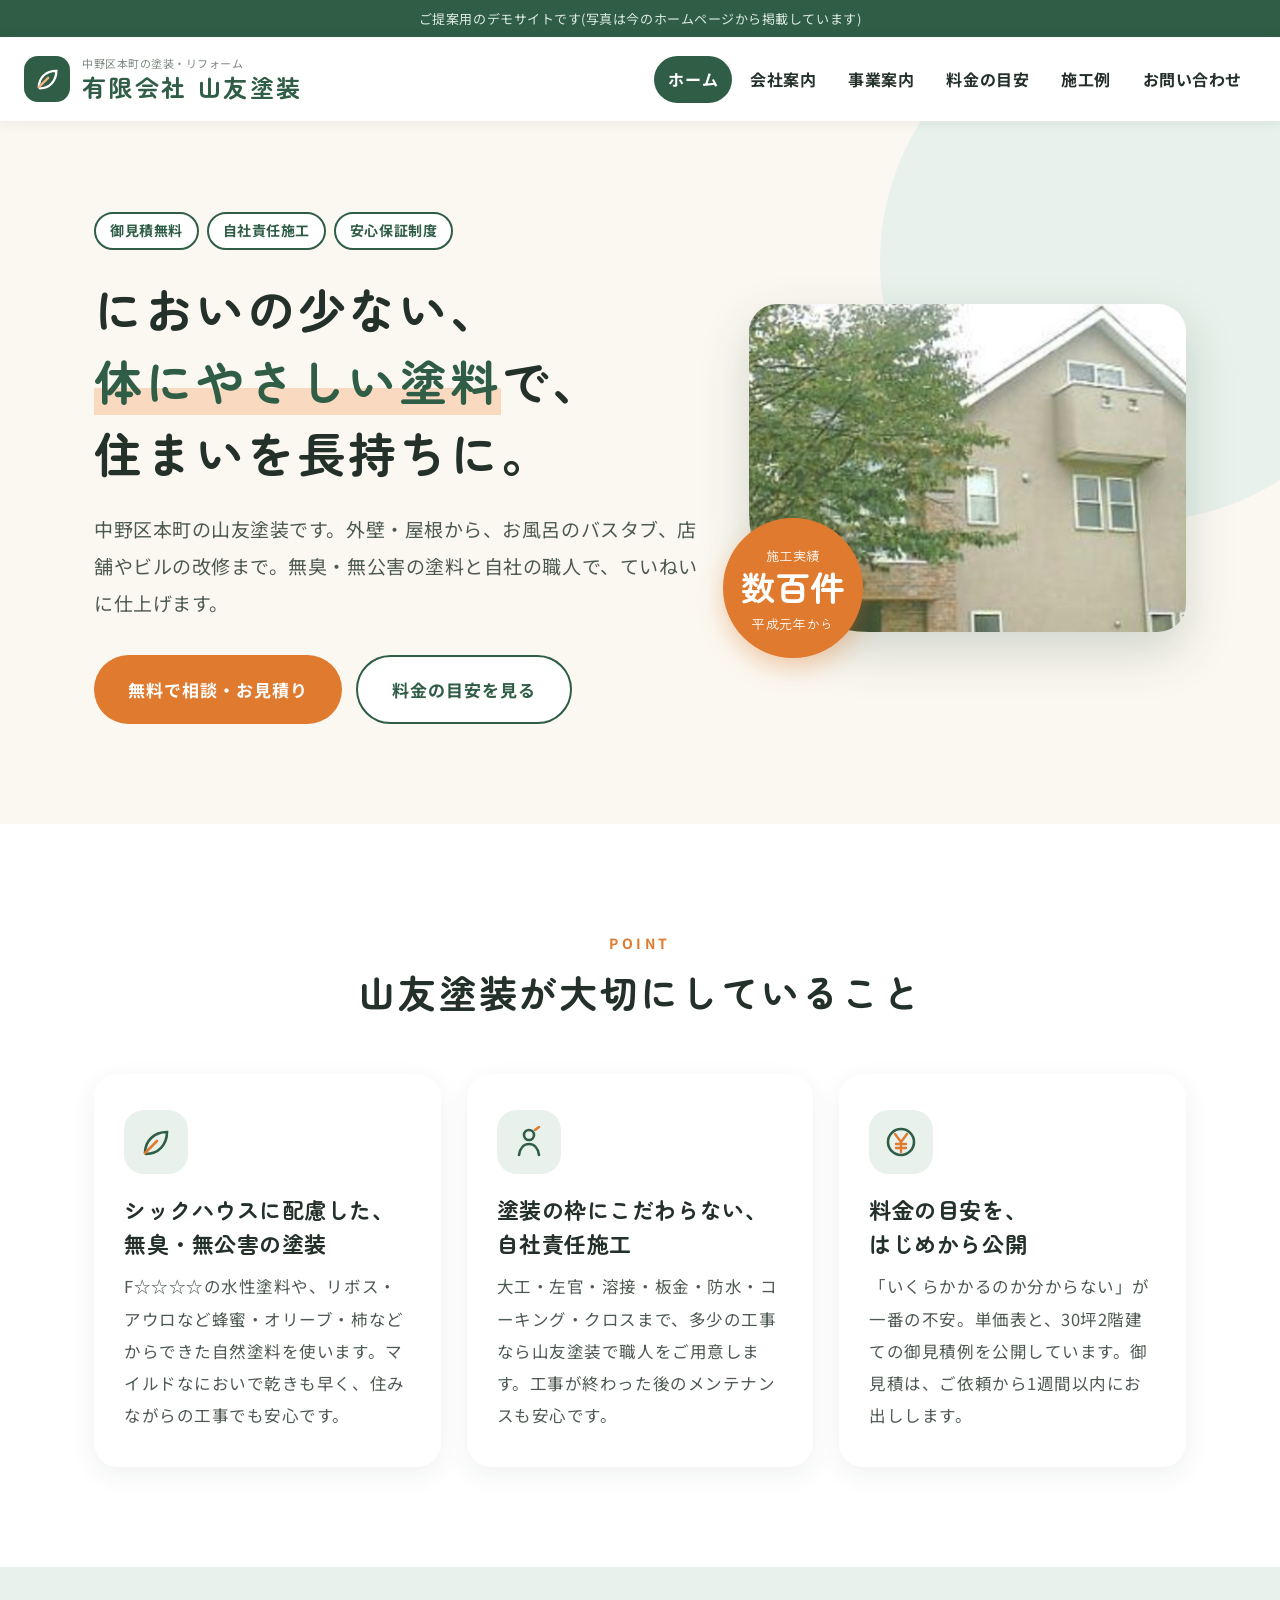
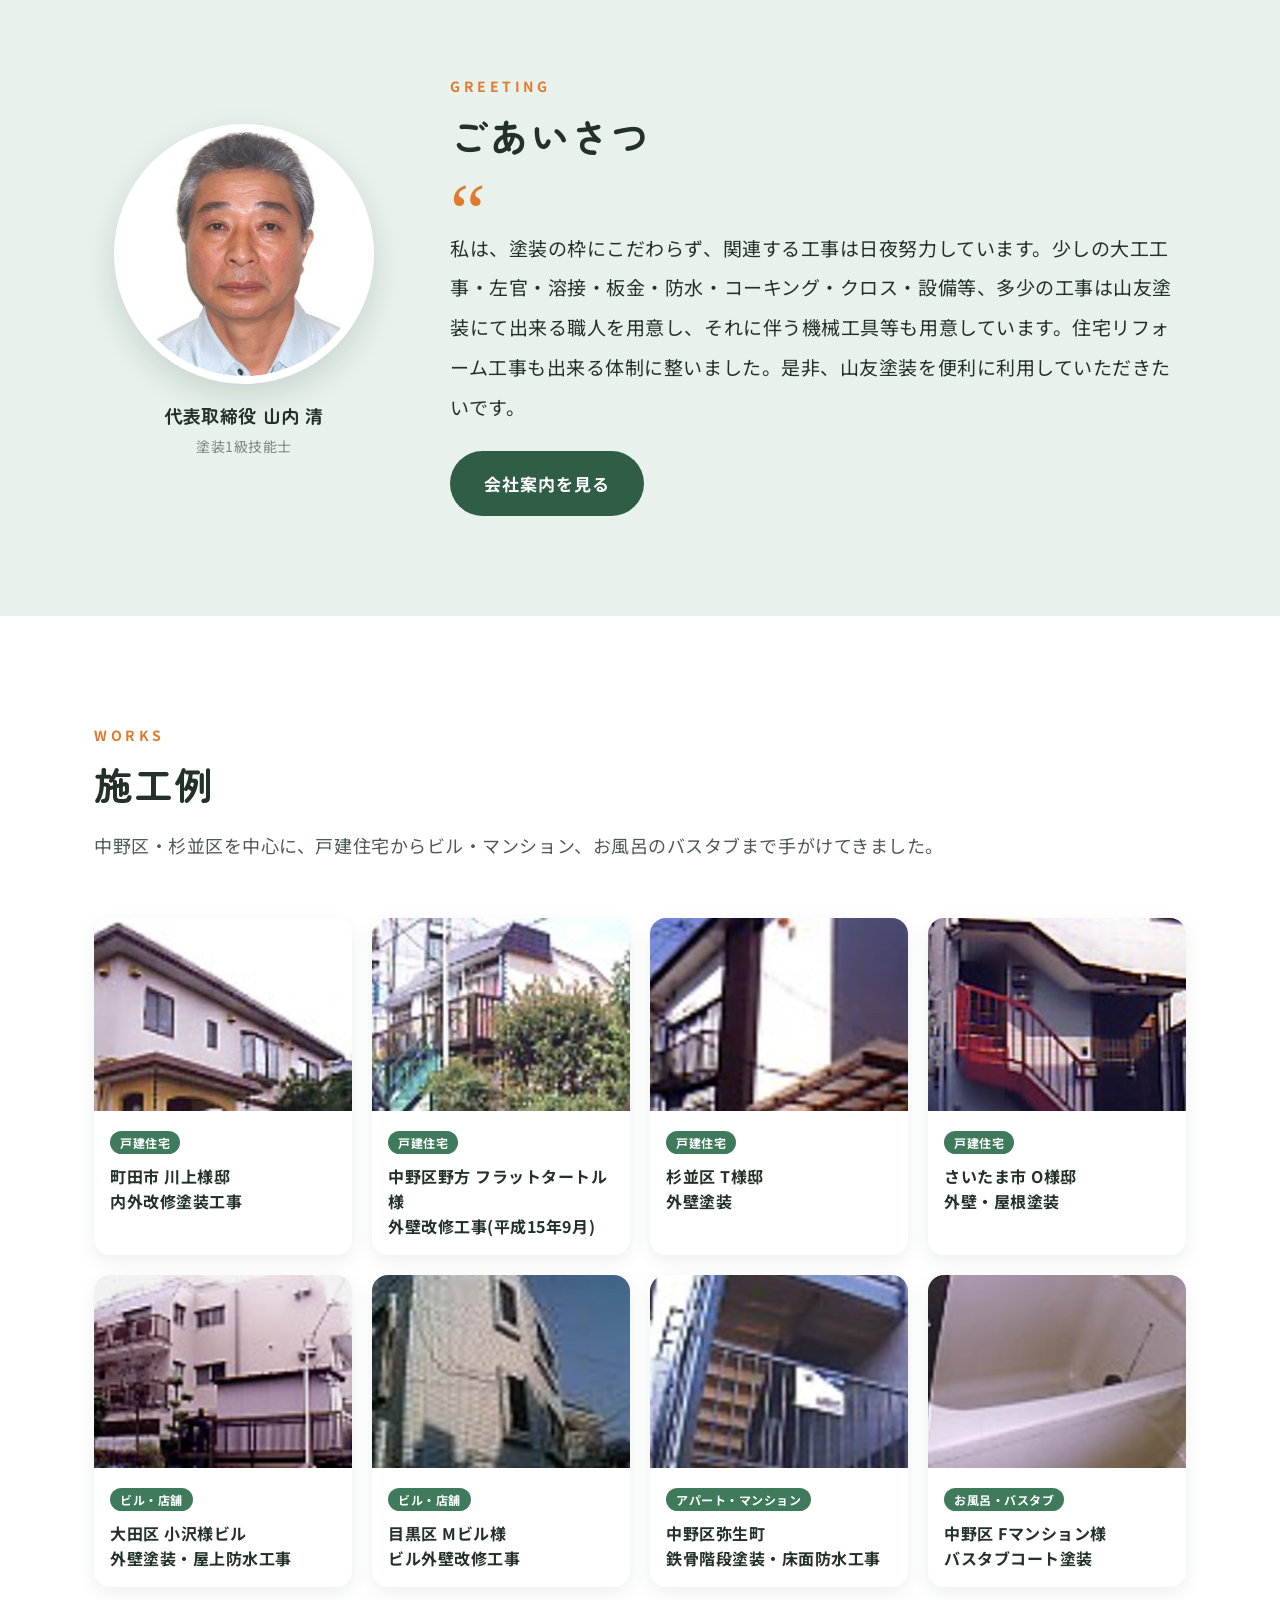
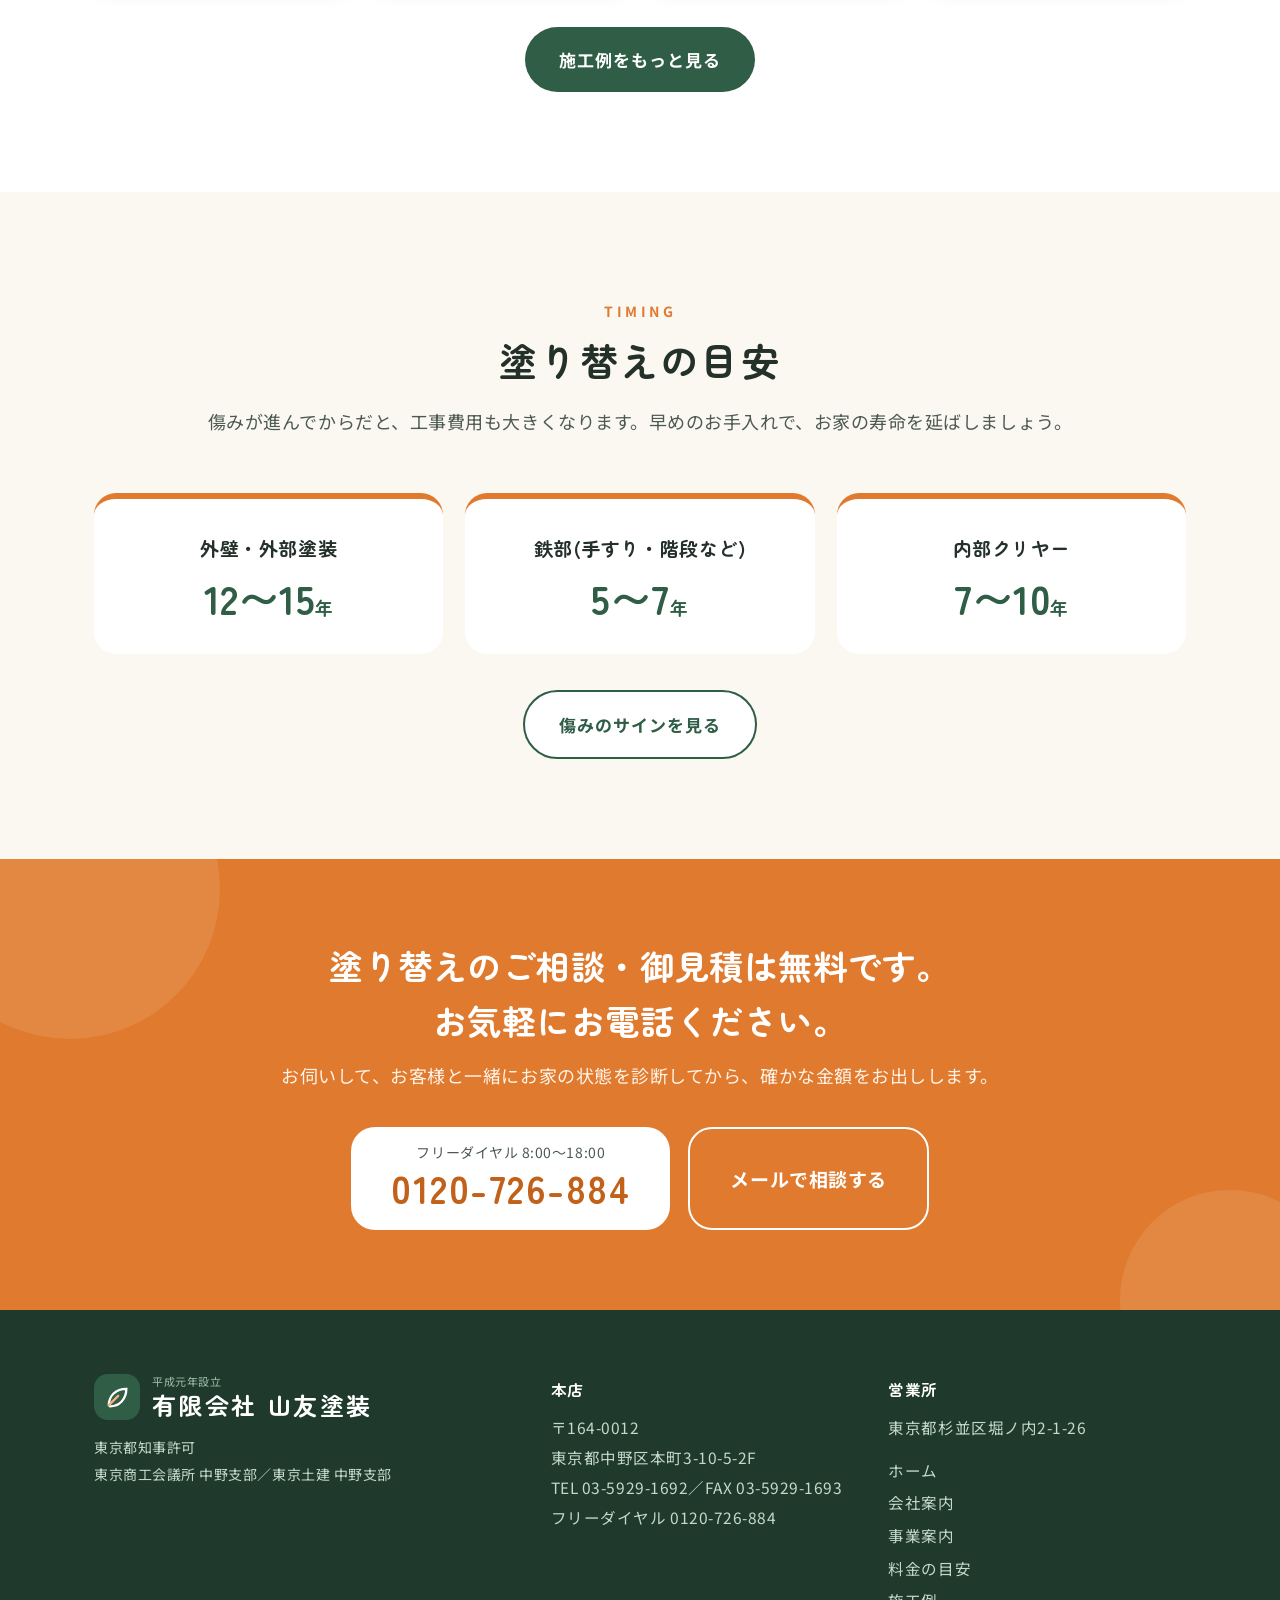
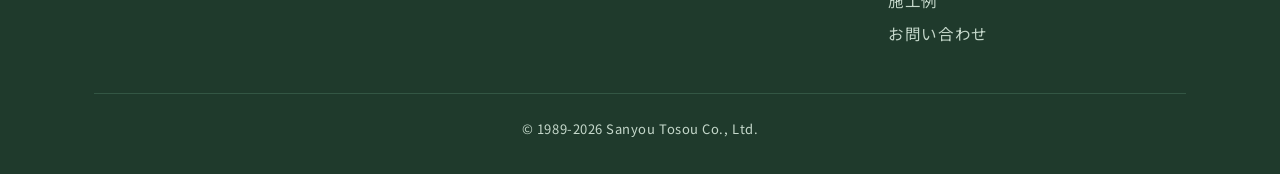
<file: index.html>
<!doctype html>
<html lang="ja"><head>
<meta charset="utf-8"><meta name="viewport" content="width=device-width,initial-scale=1">
<title>有限会社山友塗装|中野区の外壁塗装・屋根塗装・防水・バスタブ塗装</title><meta name="description" content="中野区本町の山友塗装。平成元年設立。シックハウスに配慮した無臭・無公害の塗料と自社責任施工で、外壁・屋根塗装、ウレタン防水、バスタブ塗装、店舗・ビルの改修まで。御見積無料。"><meta name="robots" content="noindex,nofollow">
<link rel="preconnect" href="https://fonts.googleapis.com"><link rel="preconnect" href="https://fonts.gstatic.com" crossorigin>
<link href="https://fonts.googleapis.com/css2?family=Noto+Sans+JP:wght@400;500;700&family=Zen+Maru+Gothic:wght@500;700&display=swap" rel="stylesheet">
<link rel="stylesheet" href="style.css">
<script type="application/ld+json">{"@context":"https://schema.org","@type":"HousePainter","name":"有限会社山友塗装","foundingDate":"1989-02-28","telephone":"03-5929-1692","address":{"@type":"PostalAddress","postalCode":"164-0012","addressRegion":"東京都","addressLocality":"中野区","streetAddress":"本町3-10-5-2F"},"areaServed":["中野区","杉並区","渋谷区","世田谷区","新宿区","東京都"]}</script>
</head><body>
<div class="demo-ribbon">ご提案用のデモサイトです(写真は今のホームページから掲載しています)</div>
<header class="site-header"><div class="wrap">
  <a class="brand" href="index.html"><span class="brand-mark"><svg viewBox="0 0 24 24" fill="none"><path d="M5 19c0-8 6-14 15-14-0 9-6 15-14 15" stroke="#fff" stroke-width="2" stroke-linecap="round"/><path d="M5 19l8-8" stroke="#f3b27f" stroke-width="2" stroke-linecap="round"/></svg></span><span><small>中野区本町の塗装・リフォーム</small><strong>有限会社 山友塗装</strong></span></a>
  <nav class="gnav" id="gnav" aria-label="メインメニュー"><ul><li><a href="index.html" aria-current="page">ホーム</a></li><li><a href="about.html">会社案内</a></li><li><a href="service.html">事業案内</a></li><li><a href="price.html">料金の目安</a></li><li><a href="works.html">施工例</a></li><li><a href="contact.html">お問い合わせ</a></li></ul></nav>
  <a class="header-tel" href="tel:0120726884"><span><small>御見積無料・お気軽に</small><b>0120-726-884</b></span></a>
  <button class="menu-btn" id="menuBtn" aria-expanded="false" aria-controls="gnav">MENU</button>
</div></header>
<main>
<section class="hero" style="padding:0"><div class="wrap">
  <div>
    <div class="hero-tag"><span>御見積無料</span><span>自社責任施工</span><span>安心保証制度</span></div>
    <h1>においの少ない、<br><em>体にやさしい塗料</em>で、<br>住まいを長持ちに。</h1>
    <p class="lead">中野区本町の山友塗装です。外壁・屋根から、お風呂のバスタブ、店舗やビルの改修まで。無臭・無公害の塗料と自社の職人で、ていねいに仕上げます。</p>
    <div class="hero-cta"><a class="btn btn-orange" href="contact.html">無料で相談・お見積り</a><a class="btn btn-ghost" href="price.html">料金の目安を見る</a></div>
  </div>
  <div class="hero-photo"><img src="img/top-house.jpg" alt="山友塗装が塗装した住宅">
    <div class="hero-badge"><div><span>施工実績</span><b>数百件</b><span>平成元年から</span></div></div></div>
</div></section>

<section>
  <div class="wrap">
    <div class="sec-head center"><span class="en">POINT</span><h2>山友塗装が大切にしていること</h2></div>
    <div class="points">
      <div class="point"><div class="ico"><svg viewBox="0 0 36 36" fill="none"><path d="M7 29c0-12 9-21 22-21 0 13-9 22-21 22" stroke="#2f5d46" stroke-width="2.6" stroke-linecap="round"/><path d="M7 29l12-12" stroke="#e07a2e" stroke-width="2.6" stroke-linecap="round"/></svg></div><h3>シックハウスに配慮した、<br>無臭・無公害の塗装</h3><p>F☆☆☆☆の水性塗料や、リボス・アウロなど蜂蜜・オリーブ・柿などからできた自然塗料を使います。マイルドなにおいで乾きも早く、住みながらの工事でも安心です。</p></div>
      <div class="point"><div class="ico"><svg viewBox="0 0 36 36" fill="none"><circle cx="18" cy="11" r="5" stroke="#2f5d46" stroke-width="2.6"/><path d="M8 31c1-7 5-11 10-11s9 4 10 11" stroke="#2f5d46" stroke-width="2.6" stroke-linecap="round"/><path d="M24 6l4-3" stroke="#e07a2e" stroke-width="2.6" stroke-linecap="round"/></svg></div><h3>塗装の枠にこだわらない、<br>自社責任施工</h3><p>大工・左官・溶接・板金・防水・コーキング・クロスまで、多少の工事なら山友塗装で職人をご用意します。工事が終わった後のメンテナンスも安心です。</p></div>
      <div class="point"><div class="ico"><svg viewBox="0 0 36 36" fill="none"><circle cx="18" cy="18" r="13" stroke="#2f5d46" stroke-width="2.6"/><path d="M12 10l6 8 6-8M18 18v10M13 20h10M13 24h10" stroke="#e07a2e" stroke-width="2.4" stroke-linecap="round"/></svg></div><h3>料金の目安を、<br>はじめから公開</h3><p>「いくらかかるのか分からない」が一番の不安。単価表と、30坪2階建ての御見積例を公開しています。御見積は、ご依頼から1週間以内にお出しします。</p></div>
    </div>
  </div>
</section>

<section class="sec-leaf">
  <div class="wrap greet">
    <figure><img src="img/president.jpg" alt="代表取締役 山内清"><figcaption>代表取締役 山内 清<small>塗装1級技能士</small></figcaption></figure>
    <div>
      <div class="sec-head" style="margin-bottom:24px"><span class="en">GREETING</span><h2>ごあいさつ</h2></div>
      <blockquote>私は、塗装の枠にこだわらず、関連する工事は日夜努力しています。少しの大工工事・左官・溶接・板金・防水・コーキング・クロス・設備等、多少の工事は山友塗装にて出来る職人を用意し、それに伴う機械工具等も用意しています。住宅リフォーム工事も出来る体制に整いました。是非、山友塗装を便利に利用していただきたいです。</blockquote>
      <p style="margin-top:24px"><a class="btn btn-green" href="about.html">会社案内を見る</a></p>
    </div>
  </div>
</section>

<section>
  <div class="wrap">
    <div class="sec-head"><span class="en">WORKS</span><h2>施工例</h2><p>中野区・杉並区を中心に、戸建住宅からビル・マンション、お風呂のバスタブまで手がけてきました。</p></div>
    <div class="works">
<article class="work" data-cat="house"><img src="img/w-machida.jpg" alt="町田市 川上様邸 内外改修塗装工事" loading="lazy"><div><span class="cat">戸建住宅</span><h3>町田市 川上様邸<br>内外改修塗装工事</h3></div></article>
<article class="work" data-cat="house"><img src="img/w-nogata.jpg" alt="中野区野方 フラットタートル様 外壁改修工事(平成15年9月)" loading="lazy"><div><span class="cat">戸建住宅</span><h3>中野区野方 フラットタートル様<br>外壁改修工事(平成15年9月)</h3></div></article>
<article class="work" data-cat="house"><img src="img/w-suginami-t.jpg" alt="杉並区 T様邸 外壁塗装" loading="lazy"><div><span class="cat">戸建住宅</span><h3>杉並区 T様邸<br>外壁塗装</h3></div></article>
<article class="work" data-cat="house"><img src="img/w-saitama.jpg" alt="さいたま市 O様邸 外壁・屋根塗装" loading="lazy"><div><span class="cat">戸建住宅</span><h3>さいたま市 O様邸<br>外壁・屋根塗装</h3></div></article>
<article class="work" data-cat="bldg"><img src="img/w-ota.jpg" alt="大田区 小沢様ビル 外壁塗装・屋上防水工事" loading="lazy"><div><span class="cat">ビル・店舗</span><h3>大田区 小沢様ビル<br>外壁塗装・屋上防水工事</h3></div></article>
<article class="work" data-cat="bldg"><img src="img/w-meguro.jpg" alt="目黒区 Mビル様 ビル外壁改修工事" loading="lazy"><div><span class="cat">ビル・店舗</span><h3>目黒区 Mビル様<br>ビル外壁改修工事</h3></div></article>
<article class="work" data-cat="apart"><img src="img/w-yayoi.jpg" alt="中野区弥生町 鉄骨階段塗装・床面防水工事" loading="lazy"><div><span class="cat">アパート・マンション</span><h3>中野区弥生町<br>鉄骨階段塗装・床面防水工事</h3></div></article>
<article class="work" data-cat="bath"><img src="img/w-bathtub.jpg" alt="中野区 Fマンション様 バスタブコート塗装" loading="lazy"><div><span class="cat">お風呂・バスタブ</span><h3>中野区 Fマンション様<br>バスタブコート塗装</h3></div></article>
    </div>
    <p style="text-align:center;margin-top:40px"><a class="btn btn-green" href="works.html">施工例をもっと見る</a></p>
  </div>
</section>

<section class="sec-cream">
  <div class="wrap">
    <div class="sec-head center"><span class="en">TIMING</span><h2>塗り替えの目安</h2><p>傷みが進んでからだと、工事費用も大きくなります。早めのお手入れで、お家の寿命を延ばしましょう。</p></div>
    <div class="timing">
      <div class="time"><h3>外壁・外部塗装</h3><b>12〜15<small>年</small></b></div>
      <div class="time"><h3>鉄部(手すり・階段など)</h3><b>5〜7<small>年</small></b></div>
      <div class="time"><h3>内部クリヤー</h3><b>7〜10<small>年</small></b></div>
    </div>
    <p style="text-align:center;margin-top:36px"><a class="btn btn-ghost" href="service.html#timing">傷みのサインを見る</a></p>
  </div>
</section>
<section class="cta"><div class="wrap">
  <h2>塗り替えのご相談・御見積は無料です。<br>お気軽にお電話ください。</h2>
  <p>お伺いして、お客様と一緒にお家の状態を診断してから、確かな金額をお出しします。</p>
  <div class="cta-row">
    <a class="cta-tel" href="tel:0120726884"><small>フリーダイヤル 8:00〜18:00</small><b>0120-726-884</b></a>
    <a class="cta-mail" href="contact.html">メールで相談する</a>
  </div>
</div></section>
</main>
<footer class="site-footer"><div class="wrap">
  <div class="footer-grid">
    <div><a class="brand" href="index.html"><span class="brand-mark"><svg viewBox="0 0 24 24" fill="none"><path d="M5 19c0-8 6-14 15-14-0 9-6 15-14 15" stroke="#fff" stroke-width="2" stroke-linecap="round"/><path d="M5 19l8-8" stroke="#f3b27f" stroke-width="2" stroke-linecap="round"/></svg></span><span><small style="color:#9fbfac">平成元年設立</small><strong>有限会社 山友塗装</strong></span></a>
      <p style="margin-top:14px;font-size:14px">東京都知事許可<br>東京商工会議所 中野支部／東京土建 中野支部</p></div>
    <div><h4>本店</h4><address>〒164-0012<br>東京都中野区本町3-10-5-2F<br>TEL 03-5929-1692／FAX 03-5929-1693<br>フリーダイヤル 0120-726-884</address></div>
    <div><h4>営業所</h4><address>東京都杉並区堀ノ内2-1-26</address>
      <ul class="footer-nav" style="margin-top:12px"><li><a href="index.html">ホーム</a></li><li><a href="about.html">会社案内</a></li><li><a href="service.html">事業案内</a></li><li><a href="price.html">料金の目安</a></li><li><a href="works.html">施工例</a></li><li><a href="contact.html">お問い合わせ</a></li></ul></div>
  </div>
  <p class="copy">&copy; 1989-2026 Sanyou Tosou Co., Ltd.</p>
</div></footer>
<nav class="callbar" aria-label="お問い合わせ"><a href="tel:0120726884"><small>御見積無料</small>電話で相談する</a><a href="contact.html"><small>24時間受付</small>メールで相談する</a></nav>
<script src="script.js"></script>
<!-- Cloudflare Web Analytics --><script defer src='https://static.cloudflareinsights.com/beacon.min.js' data-cf-beacon='{"token": "66a2b055c38a48da9c19547b0177c091"}'></script><!-- End Cloudflare Web Analytics -->
</body></html>
</file>
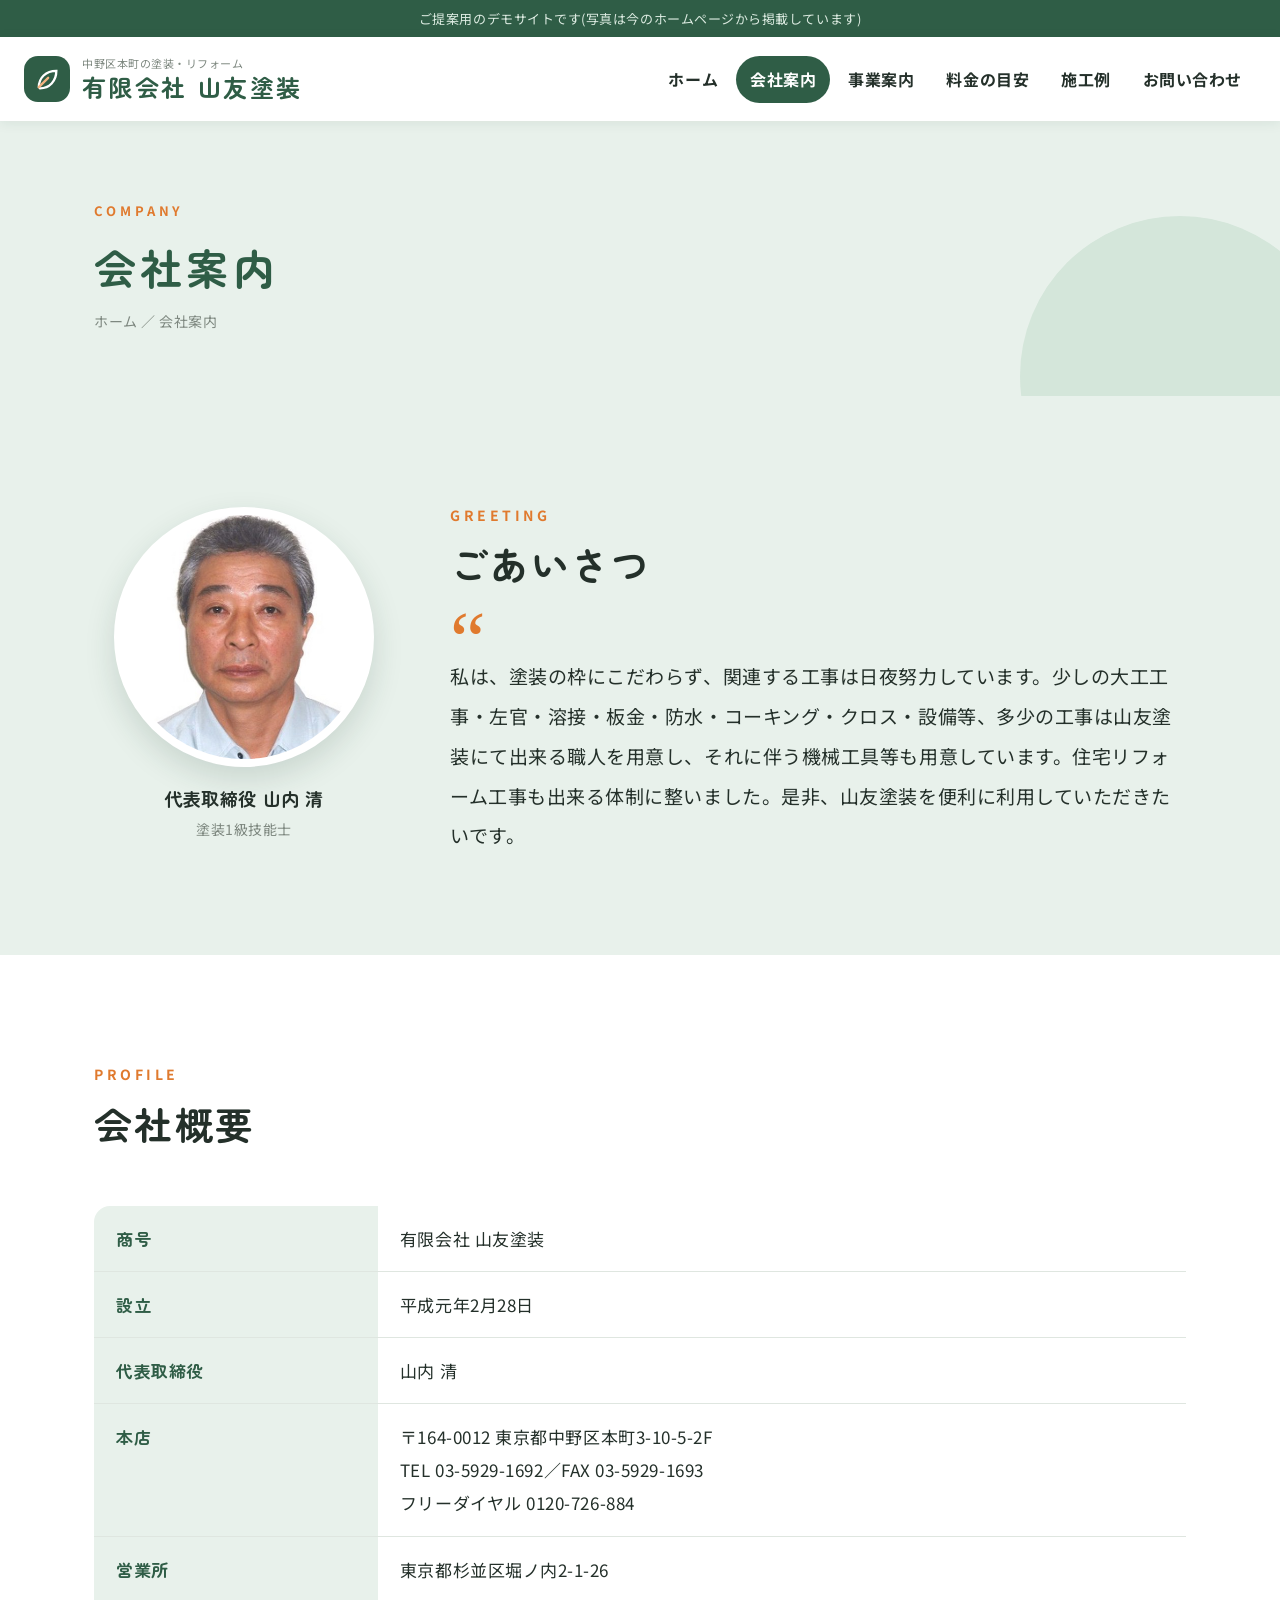
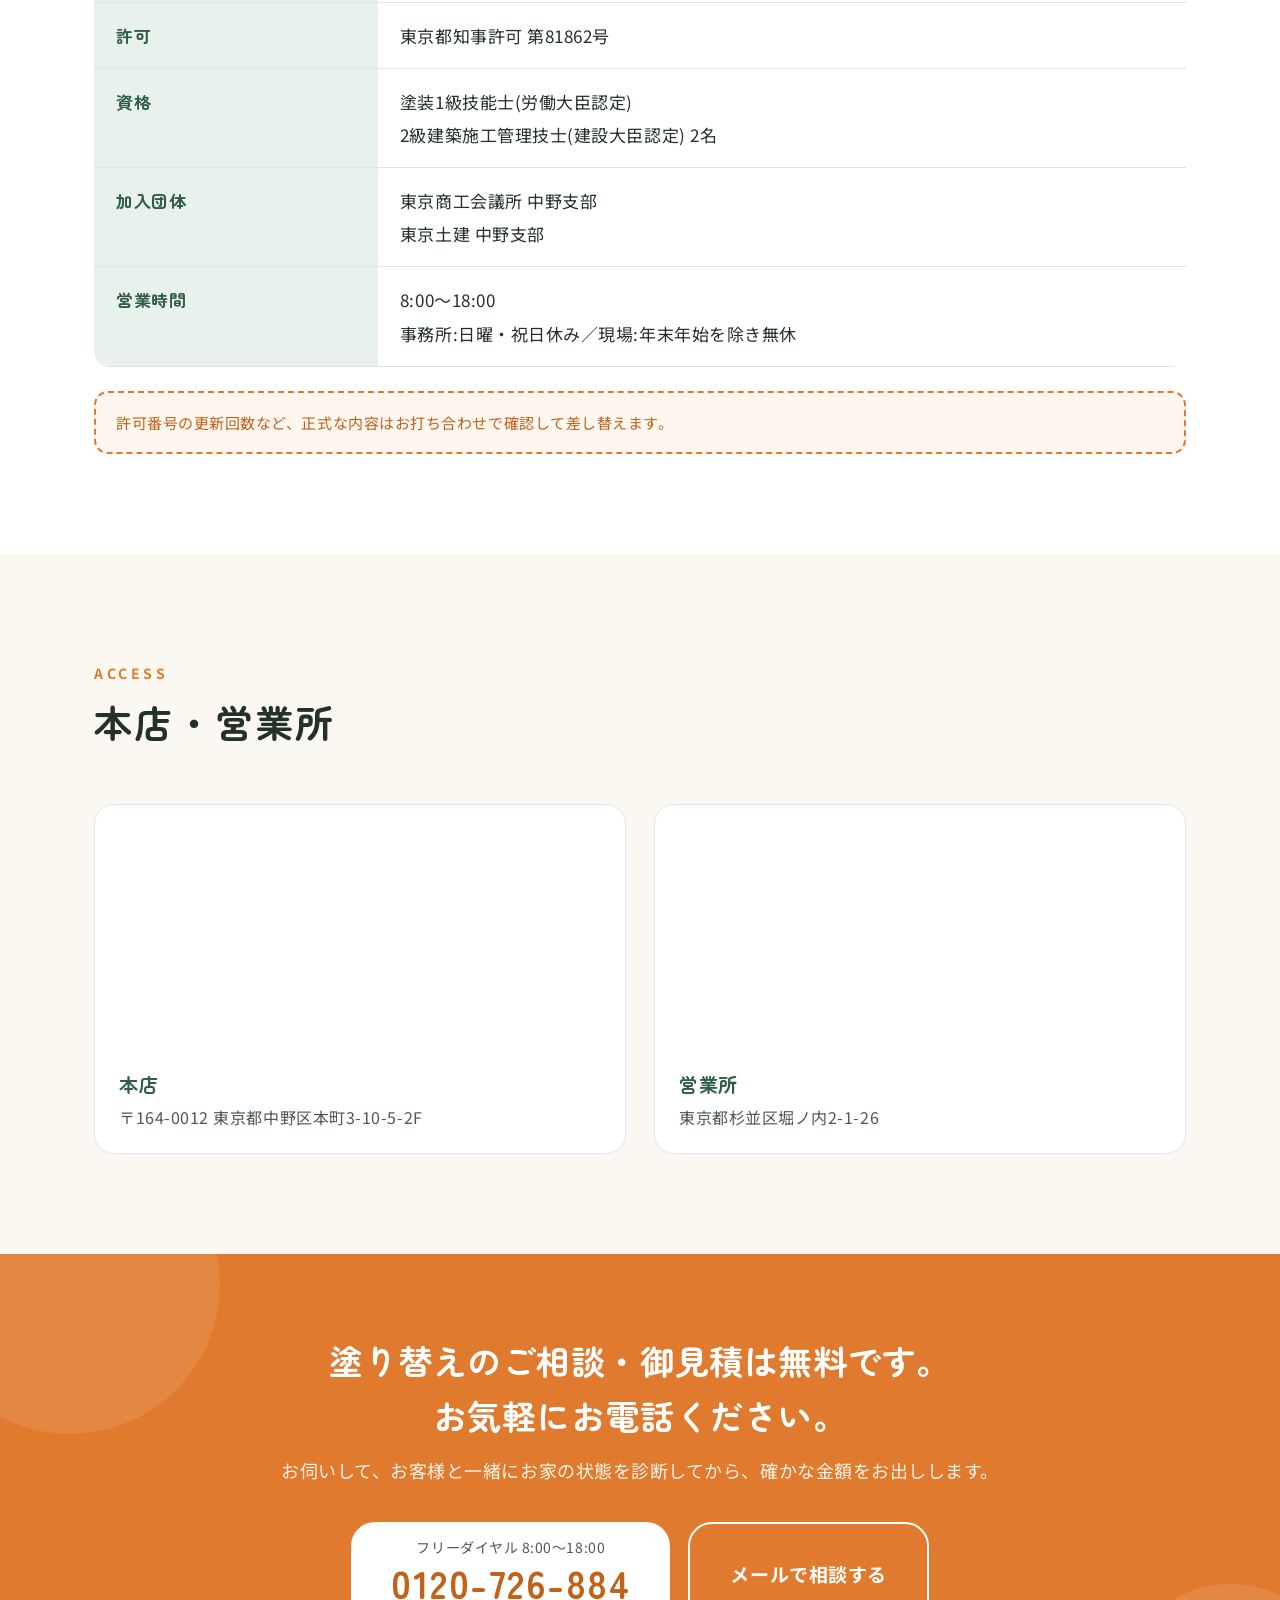
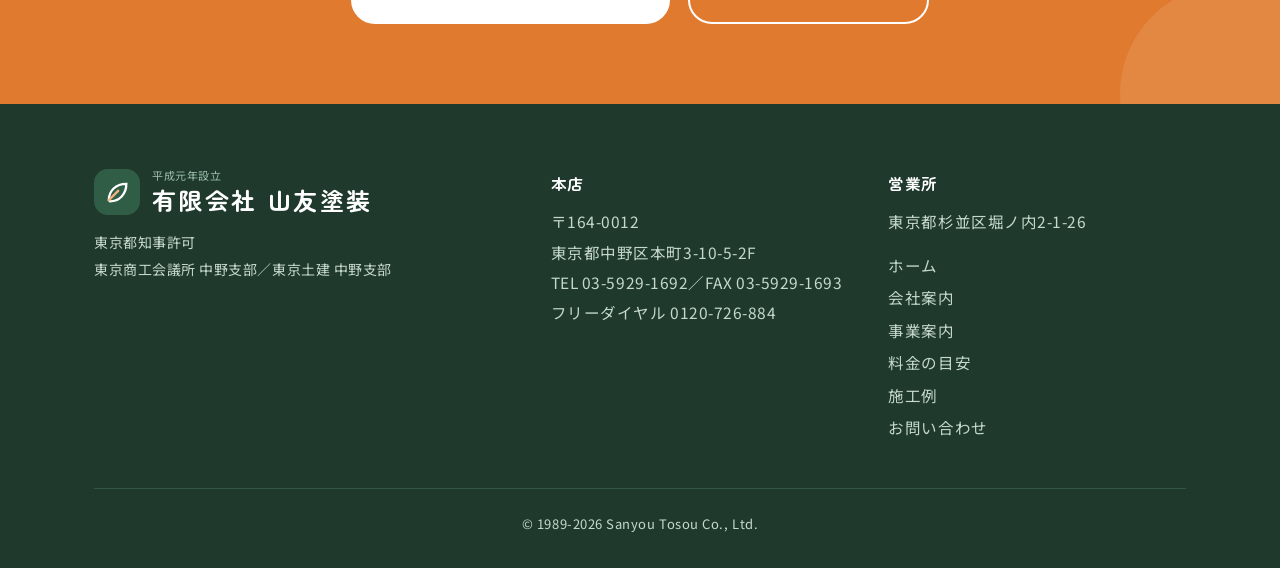
<file: about.html>
<!doctype html>
<html lang="ja"><head>
<meta charset="utf-8"><meta name="viewport" content="width=device-width,initial-scale=1">
<title>会社案内|有限会社山友塗装</title><meta name="description" content="山友塗装のごあいさつ、会社概要、本店・営業所のご案内。"><meta name="robots" content="noindex,nofollow">
<link rel="preconnect" href="https://fonts.googleapis.com"><link rel="preconnect" href="https://fonts.gstatic.com" crossorigin>
<link href="https://fonts.googleapis.com/css2?family=Noto+Sans+JP:wght@400;500;700&family=Zen+Maru+Gothic:wght@500;700&display=swap" rel="stylesheet">
<link rel="stylesheet" href="style.css">
<script type="application/ld+json">{"@context":"https://schema.org","@type":"HousePainter","name":"有限会社山友塗装","foundingDate":"1989-02-28","telephone":"03-5929-1692","address":{"@type":"PostalAddress","postalCode":"164-0012","addressRegion":"東京都","addressLocality":"中野区","streetAddress":"本町3-10-5-2F"},"areaServed":["中野区","杉並区","渋谷区","世田谷区","新宿区","東京都"]}</script>
</head><body>
<div class="demo-ribbon">ご提案用のデモサイトです(写真は今のホームページから掲載しています)</div>
<header class="site-header"><div class="wrap">
  <a class="brand" href="index.html"><span class="brand-mark"><svg viewBox="0 0 24 24" fill="none"><path d="M5 19c0-8 6-14 15-14-0 9-6 15-14 15" stroke="#fff" stroke-width="2" stroke-linecap="round"/><path d="M5 19l8-8" stroke="#f3b27f" stroke-width="2" stroke-linecap="round"/></svg></span><span><small>中野区本町の塗装・リフォーム</small><strong>有限会社 山友塗装</strong></span></a>
  <nav class="gnav" id="gnav" aria-label="メインメニュー"><ul><li><a href="index.html">ホーム</a></li><li><a href="about.html" aria-current="page">会社案内</a></li><li><a href="service.html">事業案内</a></li><li><a href="price.html">料金の目安</a></li><li><a href="works.html">施工例</a></li><li><a href="contact.html">お問い合わせ</a></li></ul></nav>
  <a class="header-tel" href="tel:0120726884"><span><small>御見積無料・お気軽に</small><b>0120-726-884</b></span></a>
  <button class="menu-btn" id="menuBtn" aria-expanded="false" aria-controls="gnav">MENU</button>
</div></header>
<main>
<div class="page-head"><div class="wrap"><span class="en">COMPANY</span><h1>会社案内</h1><p class="crumb">ホーム ／ 会社案内</p></div></div>
<section class="sec-leaf">
  <div class="wrap greet">
    <figure><img src="img/president.jpg" alt="代表取締役 山内清"><figcaption>代表取締役 山内 清<small>塗装1級技能士</small></figcaption></figure>
    <div>
      <div class="sec-head" style="margin-bottom:24px"><span class="en">GREETING</span><h2>ごあいさつ</h2></div>
      <blockquote>私は、塗装の枠にこだわらず、関連する工事は日夜努力しています。少しの大工工事・左官・溶接・板金・防水・コーキング・クロス・設備等、多少の工事は山友塗装にて出来る職人を用意し、それに伴う機械工具等も用意しています。住宅リフォーム工事も出来る体制に整いました。是非、山友塗装を便利に利用していただきたいです。</blockquote>
    </div>
  </div>
</section>
<section>
  <div class="wrap">
    <div class="sec-head"><span class="en">PROFILE</span><h2>会社概要</h2></div>
    <table class="info">
      <tr><th>商号</th><td>有限会社 山友塗装</td></tr>
      <tr><th>設立</th><td>平成元年2月28日</td></tr>
      <tr><th>代表取締役</th><td>山内 清</td></tr>
      <tr><th>本店</th><td>〒164-0012 東京都中野区本町3-10-5-2F<br>TEL 03-5929-1692／FAX 03-5929-1693<br>フリーダイヤル 0120-726-884</td></tr>
      <tr><th>営業所</th><td>東京都杉並区堀ノ内2-1-26</td></tr>
      <tr><th>許可</th><td>東京都知事許可 第81862号</td></tr>
      <tr><th>資格</th><td>塗装1級技能士(労働大臣認定)<br>2級建築施工管理技士(建設大臣認定) 2名</td></tr>
      <tr><th>加入団体</th><td>東京商工会議所 中野支部<br>東京土建 中野支部</td></tr>
      <tr><th>営業時間</th><td>8:00〜18:00<br>事務所:日曜・祝日休み／現場:年末年始を除き無休</td></tr>
    </table>
    <p class="demo-note">許可番号の更新回数など、正式な内容はお打ち合わせで確認して差し替えます。</p>
  </div>
</section>
<section class="sec-cream">
  <div class="wrap">
    <div class="sec-head"><span class="en">ACCESS</span><h2>本店・営業所</h2></div>
    <div class="two">
      <div class="office"><iframe title="本店の地図" loading="lazy" src="https://maps.google.com/maps?q=%E6%9D%B1%E4%BA%AC%E9%83%BD%E4%B8%AD%E9%87%8E%E5%8C%BA%E6%9C%AC%E7%94%BA3-10-5&z=16&output=embed"></iframe><div><h3>本店</h3><p>〒164-0012 東京都中野区本町3-10-5-2F</p></div></div>
      <div class="office"><iframe title="営業所の地図" loading="lazy" src="https://maps.google.com/maps?q=%E6%9D%B1%E4%BA%AC%E9%83%BD%E6%9D%89%E4%B8%A6%E5%8C%BA%E5%A0%80%E3%83%8E%E5%86%852-1-26&z=16&output=embed"></iframe><div><h3>営業所</h3><p>東京都杉並区堀ノ内2-1-26</p></div></div>
    </div>
  </div>
</section>
<section class="cta"><div class="wrap">
  <h2>塗り替えのご相談・御見積は無料です。<br>お気軽にお電話ください。</h2>
  <p>お伺いして、お客様と一緒にお家の状態を診断してから、確かな金額をお出しします。</p>
  <div class="cta-row">
    <a class="cta-tel" href="tel:0120726884"><small>フリーダイヤル 8:00〜18:00</small><b>0120-726-884</b></a>
    <a class="cta-mail" href="contact.html">メールで相談する</a>
  </div>
</div></section>
</main>
<footer class="site-footer"><div class="wrap">
  <div class="footer-grid">
    <div><a class="brand" href="index.html"><span class="brand-mark"><svg viewBox="0 0 24 24" fill="none"><path d="M5 19c0-8 6-14 15-14-0 9-6 15-14 15" stroke="#fff" stroke-width="2" stroke-linecap="round"/><path d="M5 19l8-8" stroke="#f3b27f" stroke-width="2" stroke-linecap="round"/></svg></span><span><small style="color:#9fbfac">平成元年設立</small><strong>有限会社 山友塗装</strong></span></a>
      <p style="margin-top:14px;font-size:14px">東京都知事許可<br>東京商工会議所 中野支部／東京土建 中野支部</p></div>
    <div><h4>本店</h4><address>〒164-0012<br>東京都中野区本町3-10-5-2F<br>TEL 03-5929-1692／FAX 03-5929-1693<br>フリーダイヤル 0120-726-884</address></div>
    <div><h4>営業所</h4><address>東京都杉並区堀ノ内2-1-26</address>
      <ul class="footer-nav" style="margin-top:12px"><li><a href="index.html">ホーム</a></li><li><a href="about.html">会社案内</a></li><li><a href="service.html">事業案内</a></li><li><a href="price.html">料金の目安</a></li><li><a href="works.html">施工例</a></li><li><a href="contact.html">お問い合わせ</a></li></ul></div>
  </div>
  <p class="copy">&copy; 1989-2026 Sanyou Tosou Co., Ltd.</p>
</div></footer>
<nav class="callbar" aria-label="お問い合わせ"><a href="tel:0120726884"><small>御見積無料</small>電話で相談する</a><a href="contact.html"><small>24時間受付</small>メールで相談する</a></nav>
<script src="script.js"></script>
<!-- Cloudflare Web Analytics --><script defer src='https://static.cloudflareinsights.com/beacon.min.js' data-cf-beacon='{"token": "66a2b055c38a48da9c19547b0177c091"}'></script><!-- End Cloudflare Web Analytics -->
</body></html>
</file>
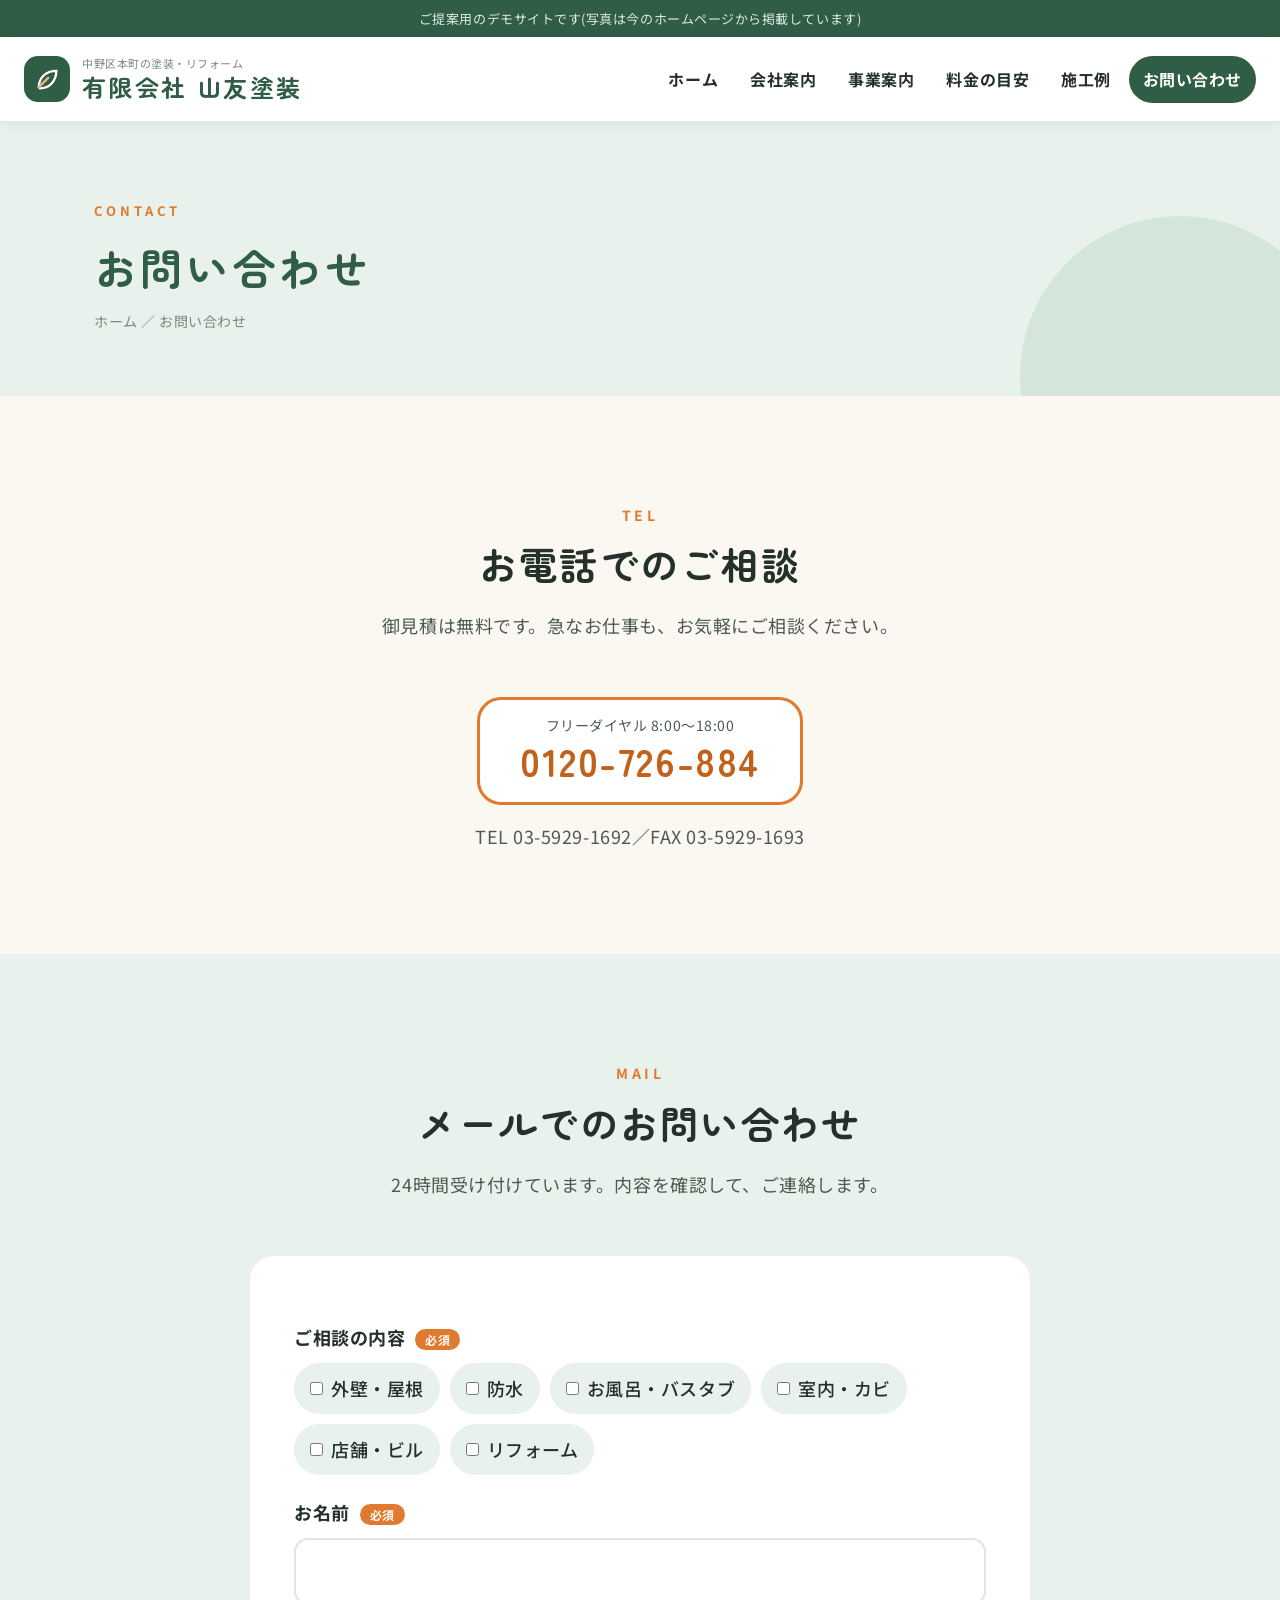
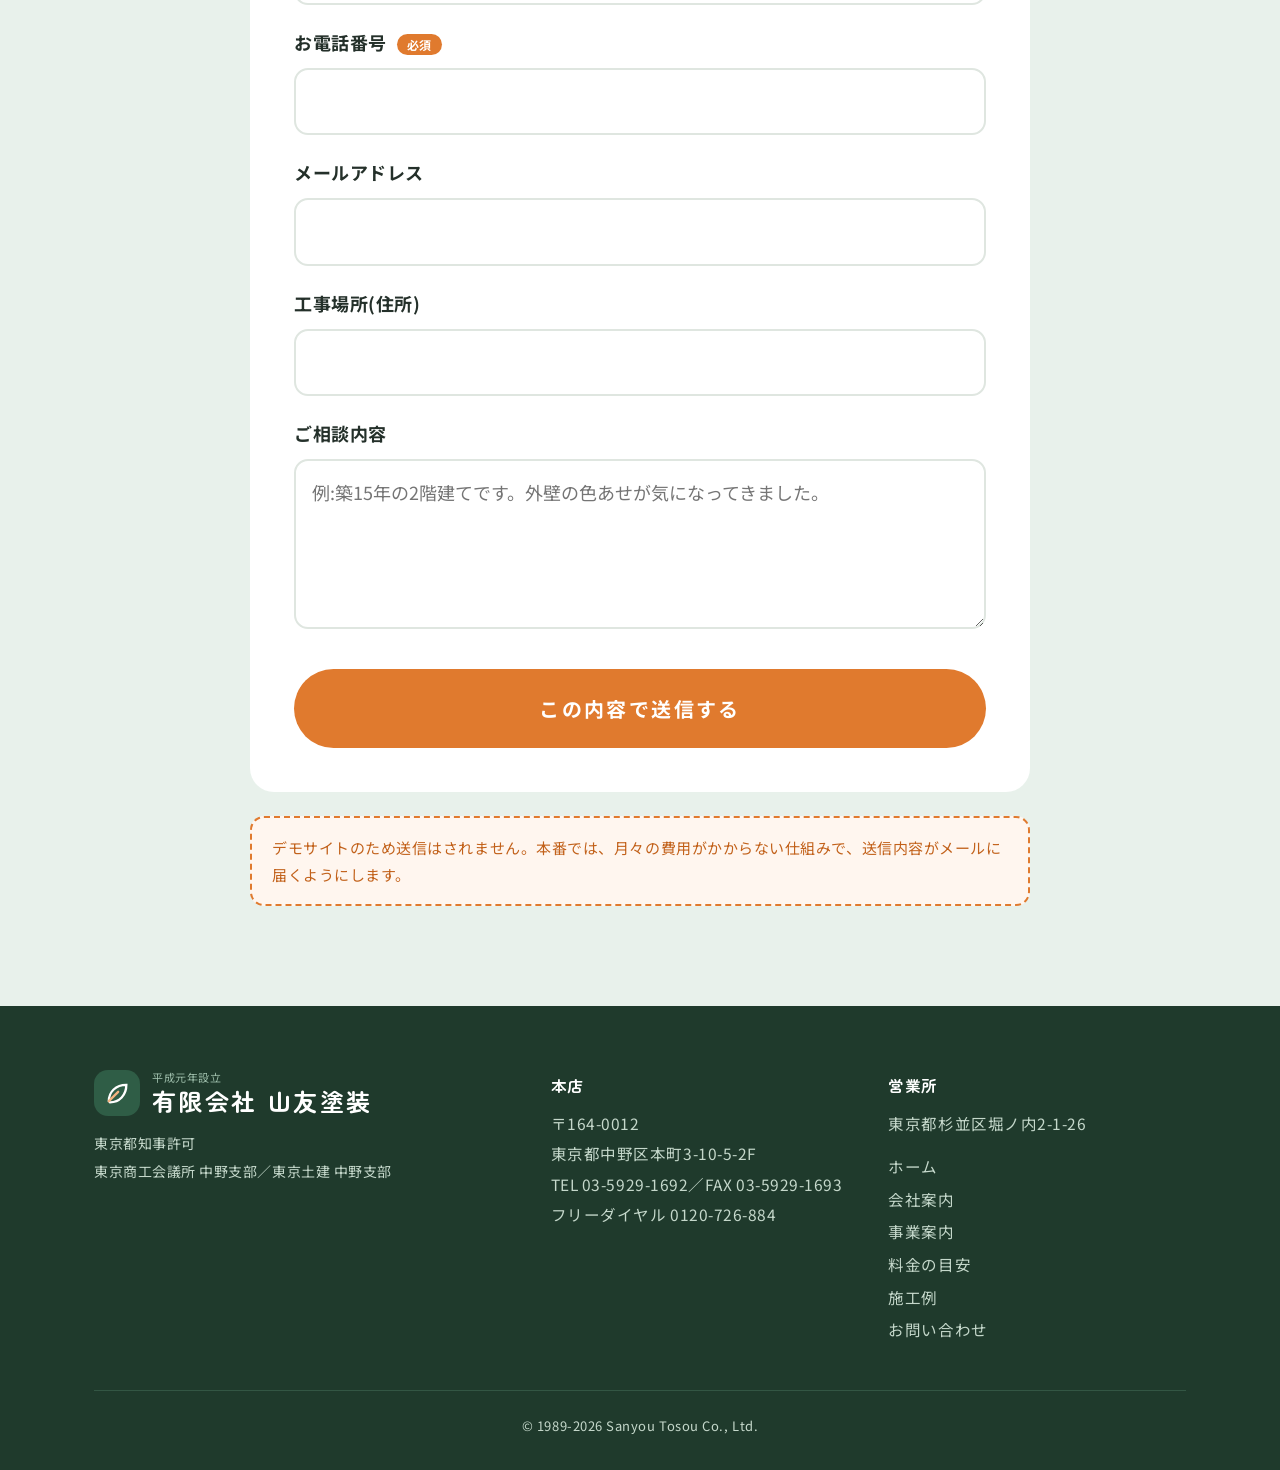
<file: contact.html>
<!doctype html>
<html lang="ja"><head>
<meta charset="utf-8"><meta name="viewport" content="width=device-width,initial-scale=1">
<title>お問い合わせ|有限会社山友塗装</title><meta name="description" content="塗り替えのご相談はフリーダイヤル0120-726-884、またはメールフォームから。御見積無料。"><meta name="robots" content="noindex,nofollow">
<link rel="preconnect" href="https://fonts.googleapis.com"><link rel="preconnect" href="https://fonts.gstatic.com" crossorigin>
<link href="https://fonts.googleapis.com/css2?family=Noto+Sans+JP:wght@400;500;700&family=Zen+Maru+Gothic:wght@500;700&display=swap" rel="stylesheet">
<link rel="stylesheet" href="style.css">
<script type="application/ld+json">{"@context":"https://schema.org","@type":"HousePainter","name":"有限会社山友塗装","foundingDate":"1989-02-28","telephone":"03-5929-1692","address":{"@type":"PostalAddress","postalCode":"164-0012","addressRegion":"東京都","addressLocality":"中野区","streetAddress":"本町3-10-5-2F"},"areaServed":["中野区","杉並区","渋谷区","世田谷区","新宿区","東京都"]}</script>
</head><body>
<div class="demo-ribbon">ご提案用のデモサイトです(写真は今のホームページから掲載しています)</div>
<header class="site-header"><div class="wrap">
  <a class="brand" href="index.html"><span class="brand-mark"><svg viewBox="0 0 24 24" fill="none"><path d="M5 19c0-8 6-14 15-14-0 9-6 15-14 15" stroke="#fff" stroke-width="2" stroke-linecap="round"/><path d="M5 19l8-8" stroke="#f3b27f" stroke-width="2" stroke-linecap="round"/></svg></span><span><small>中野区本町の塗装・リフォーム</small><strong>有限会社 山友塗装</strong></span></a>
  <nav class="gnav" id="gnav" aria-label="メインメニュー"><ul><li><a href="index.html">ホーム</a></li><li><a href="about.html">会社案内</a></li><li><a href="service.html">事業案内</a></li><li><a href="price.html">料金の目安</a></li><li><a href="works.html">施工例</a></li><li><a href="contact.html" aria-current="page">お問い合わせ</a></li></ul></nav>
  <a class="header-tel" href="tel:0120726884"><span><small>御見積無料・お気軽に</small><b>0120-726-884</b></span></a>
  <button class="menu-btn" id="menuBtn" aria-expanded="false" aria-controls="gnav">MENU</button>
</div></header>
<main>
<div class="page-head"><div class="wrap"><span class="en">CONTACT</span><h1>お問い合わせ</h1><p class="crumb">ホーム ／ お問い合わせ</p></div></div>
<section class="sec-cream">
  <div class="wrap" style="text-align:center">
    <div class="sec-head center"><span class="en">TEL</span><h2>お電話でのご相談</h2><p>御見積は無料です。急なお仕事も、お気軽にご相談ください。</p></div>
    <a class="cta-tel" style="display:inline-block;border:3px solid var(--orange)" href="tel:0120726884"><small>フリーダイヤル 8:00〜18:00</small><b style="color:var(--orange-dark)">0120-726-884</b></a>
    <p style="margin-top:14px;color:var(--ink-2)">TEL 03-5929-1692／FAX 03-5929-1693</p>
  </div>
</section>
<section class="sec-leaf">
  <div class="wrap">
    <div class="sec-head center"><span class="en">MAIL</span><h2>メールでのお問い合わせ</h2><p>24時間受け付けています。内容を確認して、ご連絡します。</p></div>
    <form class="form" onsubmit="event.preventDefault();alert('デモサイトのため、送信はされません。');">
      <label>ご相談の内容<span class="req">必須</span></label>
      <div class="chips"><label><input type="checkbox"> 外壁・屋根</label><label><input type="checkbox"> 防水</label><label><input type="checkbox"> お風呂・バスタブ</label><label><input type="checkbox"> 室内・カビ</label><label><input type="checkbox"> 店舗・ビル</label><label><input type="checkbox"> リフォーム</label></div>
      <label for="n">お名前<span class="req">必須</span></label><input id="n" type="text" autocomplete="name">
      <label for="t">お電話番号<span class="req">必須</span></label><input id="t" type="tel" autocomplete="tel">
      <label for="m">メールアドレス</label><input id="m" type="email" autocomplete="email">
      <label for="a">工事場所(住所)</label><input id="a" type="text" autocomplete="street-address">
      <label for="q">ご相談内容</label><textarea id="q" placeholder="例:築15年の2階建てです。外壁の色あせが気になってきました。"></textarea>
      <button type="submit">この内容で送信する</button>
    </form>
    <p class="demo-note" style="max-width:780px;margin:24px auto 0">デモサイトのため送信はされません。本番では、月々の費用がかからない仕組みで、送信内容がメールに届くようにします。</p>
  </div>
</section>
</main>
<footer class="site-footer"><div class="wrap">
  <div class="footer-grid">
    <div><a class="brand" href="index.html"><span class="brand-mark"><svg viewBox="0 0 24 24" fill="none"><path d="M5 19c0-8 6-14 15-14-0 9-6 15-14 15" stroke="#fff" stroke-width="2" stroke-linecap="round"/><path d="M5 19l8-8" stroke="#f3b27f" stroke-width="2" stroke-linecap="round"/></svg></span><span><small style="color:#9fbfac">平成元年設立</small><strong>有限会社 山友塗装</strong></span></a>
      <p style="margin-top:14px;font-size:14px">東京都知事許可<br>東京商工会議所 中野支部／東京土建 中野支部</p></div>
    <div><h4>本店</h4><address>〒164-0012<br>東京都中野区本町3-10-5-2F<br>TEL 03-5929-1692／FAX 03-5929-1693<br>フリーダイヤル 0120-726-884</address></div>
    <div><h4>営業所</h4><address>東京都杉並区堀ノ内2-1-26</address>
      <ul class="footer-nav" style="margin-top:12px"><li><a href="index.html">ホーム</a></li><li><a href="about.html">会社案内</a></li><li><a href="service.html">事業案内</a></li><li><a href="price.html">料金の目安</a></li><li><a href="works.html">施工例</a></li><li><a href="contact.html">お問い合わせ</a></li></ul></div>
  </div>
  <p class="copy">&copy; 1989-2026 Sanyou Tosou Co., Ltd.</p>
</div></footer>
<nav class="callbar" aria-label="お問い合わせ"><a href="tel:0120726884"><small>御見積無料</small>電話で相談する</a><a href="contact.html"><small>24時間受付</small>メールで相談する</a></nav>
<script src="script.js"></script>
<!-- Cloudflare Web Analytics --><script defer src='https://static.cloudflareinsights.com/beacon.min.js' data-cf-beacon='{"token": "66a2b055c38a48da9c19547b0177c091"}'></script><!-- End Cloudflare Web Analytics -->
</body></html>
</file>
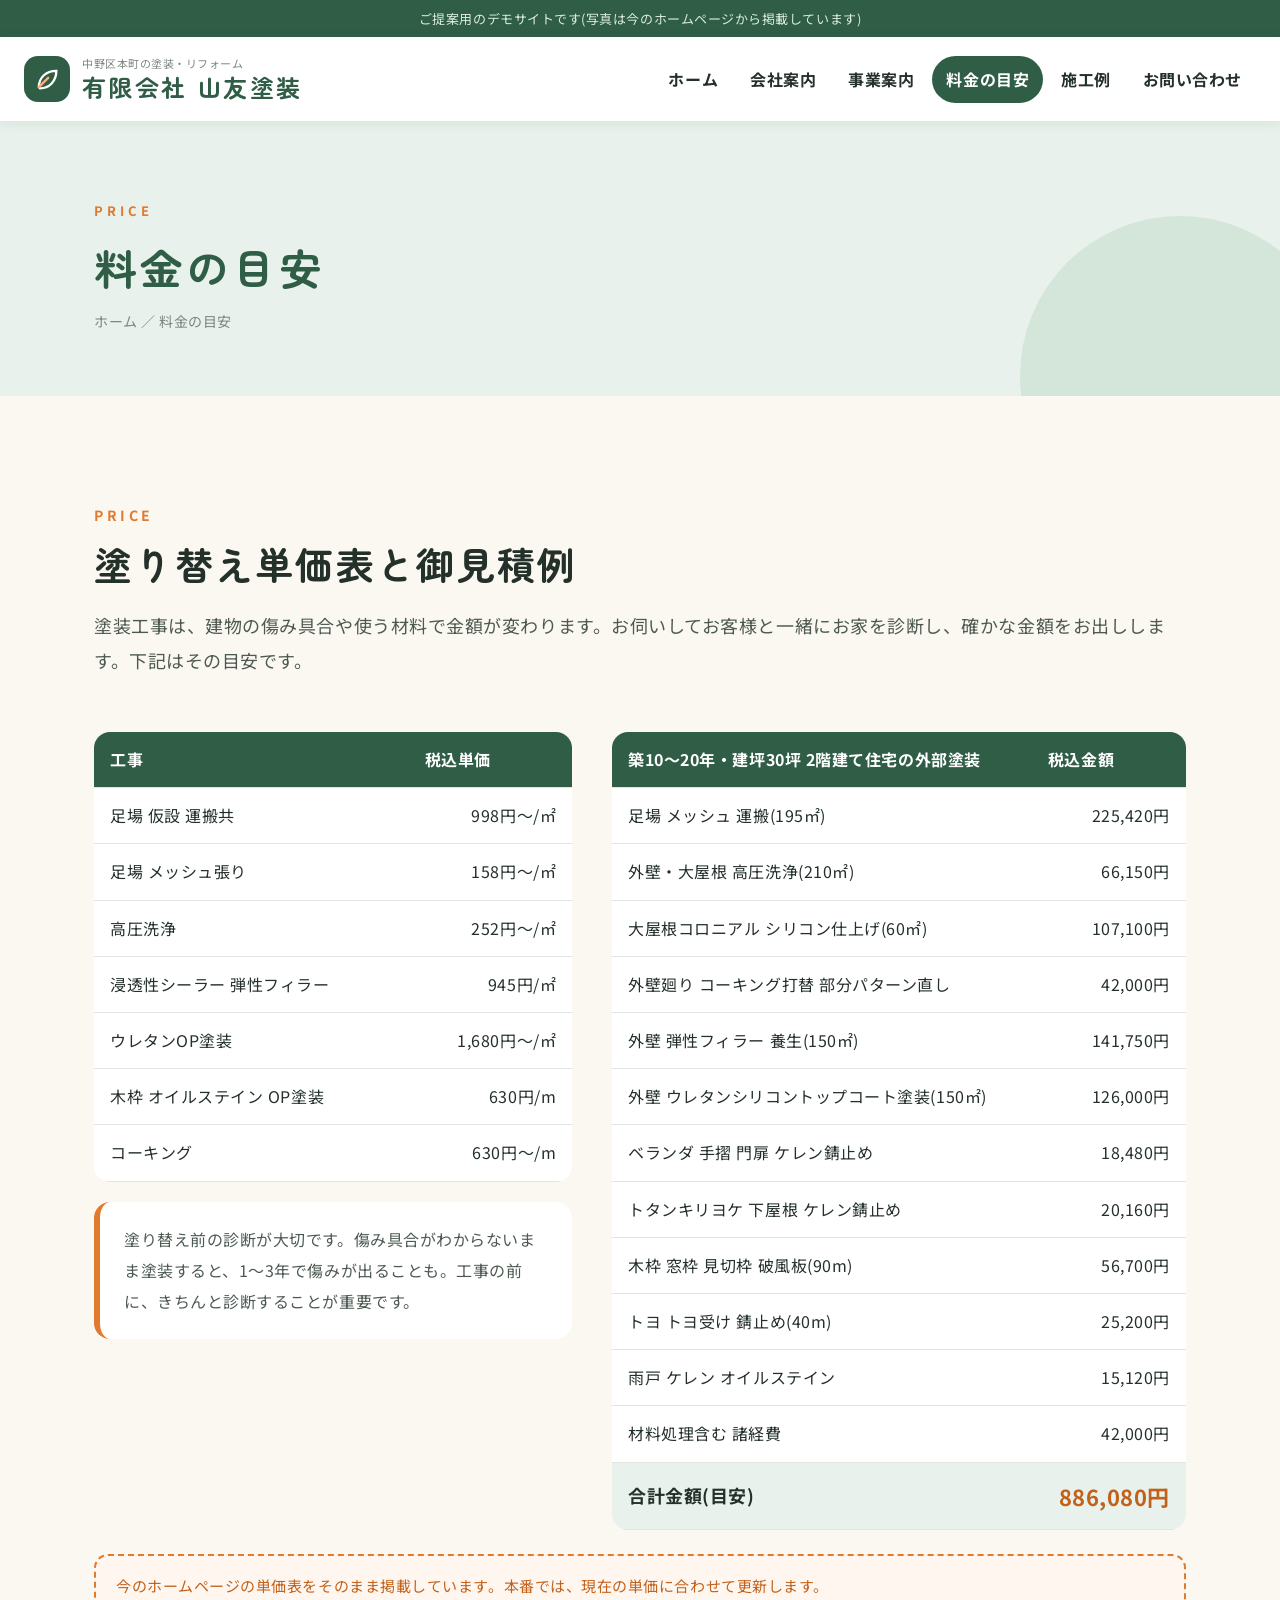
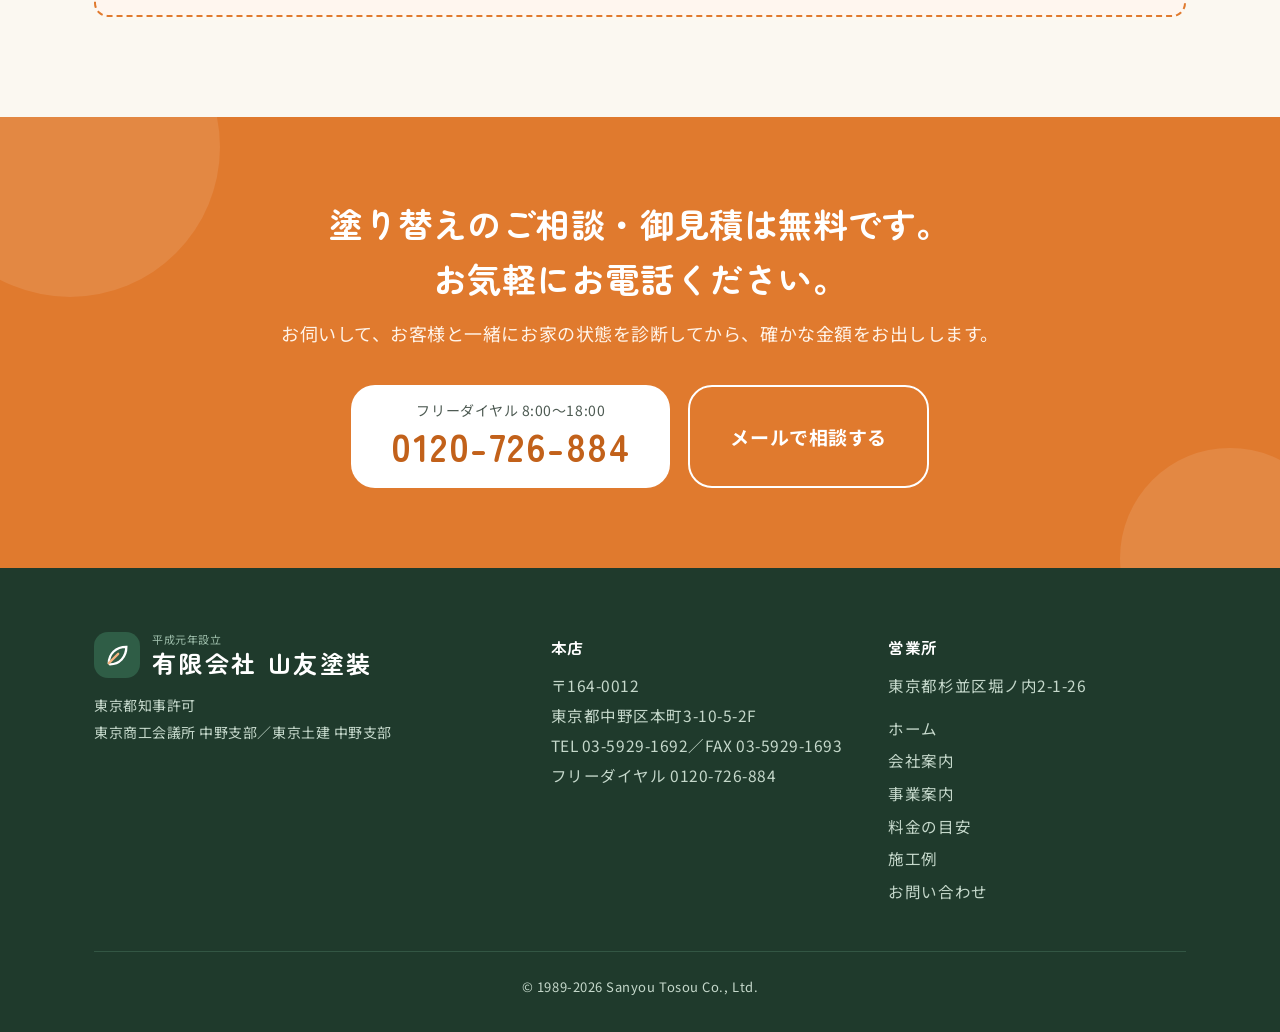
<file: price.html>
<!doctype html>
<html lang="ja"><head>
<meta charset="utf-8"><meta name="viewport" content="width=device-width,initial-scale=1">
<title>料金の目安|有限会社山友塗装</title><meta name="description" content="塗り替え単価表と、30坪2階建て住宅の外部塗装の御見積例を公開しています。"><meta name="robots" content="noindex,nofollow">
<link rel="preconnect" href="https://fonts.googleapis.com"><link rel="preconnect" href="https://fonts.gstatic.com" crossorigin>
<link href="https://fonts.googleapis.com/css2?family=Noto+Sans+JP:wght@400;500;700&family=Zen+Maru+Gothic:wght@500;700&display=swap" rel="stylesheet">
<link rel="stylesheet" href="style.css">
<script type="application/ld+json">{"@context":"https://schema.org","@type":"HousePainter","name":"有限会社山友塗装","foundingDate":"1989-02-28","telephone":"03-5929-1692","address":{"@type":"PostalAddress","postalCode":"164-0012","addressRegion":"東京都","addressLocality":"中野区","streetAddress":"本町3-10-5-2F"},"areaServed":["中野区","杉並区","渋谷区","世田谷区","新宿区","東京都"]}</script>
</head><body>
<div class="demo-ribbon">ご提案用のデモサイトです(写真は今のホームページから掲載しています)</div>
<header class="site-header"><div class="wrap">
  <a class="brand" href="index.html"><span class="brand-mark"><svg viewBox="0 0 24 24" fill="none"><path d="M5 19c0-8 6-14 15-14-0 9-6 15-14 15" stroke="#fff" stroke-width="2" stroke-linecap="round"/><path d="M5 19l8-8" stroke="#f3b27f" stroke-width="2" stroke-linecap="round"/></svg></span><span><small>中野区本町の塗装・リフォーム</small><strong>有限会社 山友塗装</strong></span></a>
  <nav class="gnav" id="gnav" aria-label="メインメニュー"><ul><li><a href="index.html">ホーム</a></li><li><a href="about.html">会社案内</a></li><li><a href="service.html">事業案内</a></li><li><a href="price.html" aria-current="page">料金の目安</a></li><li><a href="works.html">施工例</a></li><li><a href="contact.html">お問い合わせ</a></li></ul></nav>
  <a class="header-tel" href="tel:0120726884"><span><small>御見積無料・お気軽に</small><b>0120-726-884</b></span></a>
  <button class="menu-btn" id="menuBtn" aria-expanded="false" aria-controls="gnav">MENU</button>
</div></header>
<main>
<div class="page-head"><div class="wrap"><span class="en">PRICE</span><h1>料金の目安</h1><p class="crumb">ホーム ／ 料金の目安</p></div></div>
<section class="sec-cream">
  <div class="wrap">
    <div class="sec-head"><span class="en">PRICE</span><h2>塗り替え単価表と御見積例</h2><p>塗装工事は、建物の傷み具合や使う材料で金額が変わります。お伺いしてお客様と一緒にお家を診断し、確かな金額をお出しします。下記はその目安です。</p></div>
    <div class="price-wrap">
      <div>
        <table class="price">
          <thead><tr><th>工事</th><th>税込単価</th></tr></thead>
          <tbody>
            <tr><td>足場 仮設 運搬共</td><td class="num">998円〜/㎡</td></tr>
            <tr><td>足場 メッシュ張り</td><td class="num">158円〜/㎡</td></tr>
            <tr><td>高圧洗浄</td><td class="num">252円〜/㎡</td></tr>
            <tr><td>浸透性シーラー 弾性フィラー</td><td class="num">945円/㎡</td></tr>
            <tr><td>ウレタンOP塗装</td><td class="num">1,680円〜/㎡</td></tr>
            <tr><td>木枠 オイルステイン OP塗装</td><td class="num">630円/m</td></tr>
            <tr><td>コーキング</td><td class="num">630円〜/m</td></tr>
          </tbody>
        </table>
        <p class="price-note">塗り替え前の診断が大切です。傷み具合がわからないまま塗装すると、1〜3年で傷みが出ることも。工事の前に、きちんと診断することが重要です。</p>
      </div>
      <div>
        <table class="price">
          <thead><tr><th>築10〜20年・建坪30坪 2階建て住宅の外部塗装</th><th>税込金額</th></tr></thead>
          <tbody>
            <tr><td>足場 メッシュ 運搬(195㎡)</td><td class="num">225,420円</td></tr>
            <tr><td>外壁・大屋根 高圧洗浄(210㎡)</td><td class="num">66,150円</td></tr>
            <tr><td>大屋根コロニアル シリコン仕上げ(60㎡)</td><td class="num">107,100円</td></tr>
            <tr><td>外壁廻り コーキング打替 部分パターン直し</td><td class="num">42,000円</td></tr>
            <tr><td>外壁 弾性フィラー 養生(150㎡)</td><td class="num">141,750円</td></tr>
            <tr><td>外壁 ウレタンシリコントップコート塗装(150㎡)</td><td class="num">126,000円</td></tr>
            <tr><td>ベランダ 手摺 門扉 ケレン錆止め</td><td class="num">18,480円</td></tr>
            <tr><td>トタンキリヨケ 下屋根 ケレン錆止め</td><td class="num">20,160円</td></tr>
            <tr><td>木枠 窓枠 見切枠 破風板(90m)</td><td class="num">56,700円</td></tr>
            <tr><td>トヨ トヨ受け 錆止め(40m)</td><td class="num">25,200円</td></tr>
            <tr><td>雨戸 ケレン オイルステイン</td><td class="num">15,120円</td></tr>
            <tr><td>材料処理含む 諸経費</td><td class="num">42,000円</td></tr>
          </tbody>
          <tfoot><tr><td>合計金額(目安)</td><td class="num">886,080円</td></tr></tfoot>
        </table>
      </div>
    </div>
    <p class="demo-note">今のホームページの単価表をそのまま掲載しています。本番では、現在の単価に合わせて更新します。</p>
  </div>
</section>
<section class="cta"><div class="wrap">
  <h2>塗り替えのご相談・御見積は無料です。<br>お気軽にお電話ください。</h2>
  <p>お伺いして、お客様と一緒にお家の状態を診断してから、確かな金額をお出しします。</p>
  <div class="cta-row">
    <a class="cta-tel" href="tel:0120726884"><small>フリーダイヤル 8:00〜18:00</small><b>0120-726-884</b></a>
    <a class="cta-mail" href="contact.html">メールで相談する</a>
  </div>
</div></section>
</main>
<footer class="site-footer"><div class="wrap">
  <div class="footer-grid">
    <div><a class="brand" href="index.html"><span class="brand-mark"><svg viewBox="0 0 24 24" fill="none"><path d="M5 19c0-8 6-14 15-14-0 9-6 15-14 15" stroke="#fff" stroke-width="2" stroke-linecap="round"/><path d="M5 19l8-8" stroke="#f3b27f" stroke-width="2" stroke-linecap="round"/></svg></span><span><small style="color:#9fbfac">平成元年設立</small><strong>有限会社 山友塗装</strong></span></a>
      <p style="margin-top:14px;font-size:14px">東京都知事許可<br>東京商工会議所 中野支部／東京土建 中野支部</p></div>
    <div><h4>本店</h4><address>〒164-0012<br>東京都中野区本町3-10-5-2F<br>TEL 03-5929-1692／FAX 03-5929-1693<br>フリーダイヤル 0120-726-884</address></div>
    <div><h4>営業所</h4><address>東京都杉並区堀ノ内2-1-26</address>
      <ul class="footer-nav" style="margin-top:12px"><li><a href="index.html">ホーム</a></li><li><a href="about.html">会社案内</a></li><li><a href="service.html">事業案内</a></li><li><a href="price.html">料金の目安</a></li><li><a href="works.html">施工例</a></li><li><a href="contact.html">お問い合わせ</a></li></ul></div>
  </div>
  <p class="copy">&copy; 1989-2026 Sanyou Tosou Co., Ltd.</p>
</div></footer>
<nav class="callbar" aria-label="お問い合わせ"><a href="tel:0120726884"><small>御見積無料</small>電話で相談する</a><a href="contact.html"><small>24時間受付</small>メールで相談する</a></nav>
<script src="script.js"></script>
<!-- Cloudflare Web Analytics --><script defer src='https://static.cloudflareinsights.com/beacon.min.js' data-cf-beacon='{"token": "66a2b055c38a48da9c19547b0177c091"}'></script><!-- End Cloudflare Web Analytics -->
</body></html>
</file>
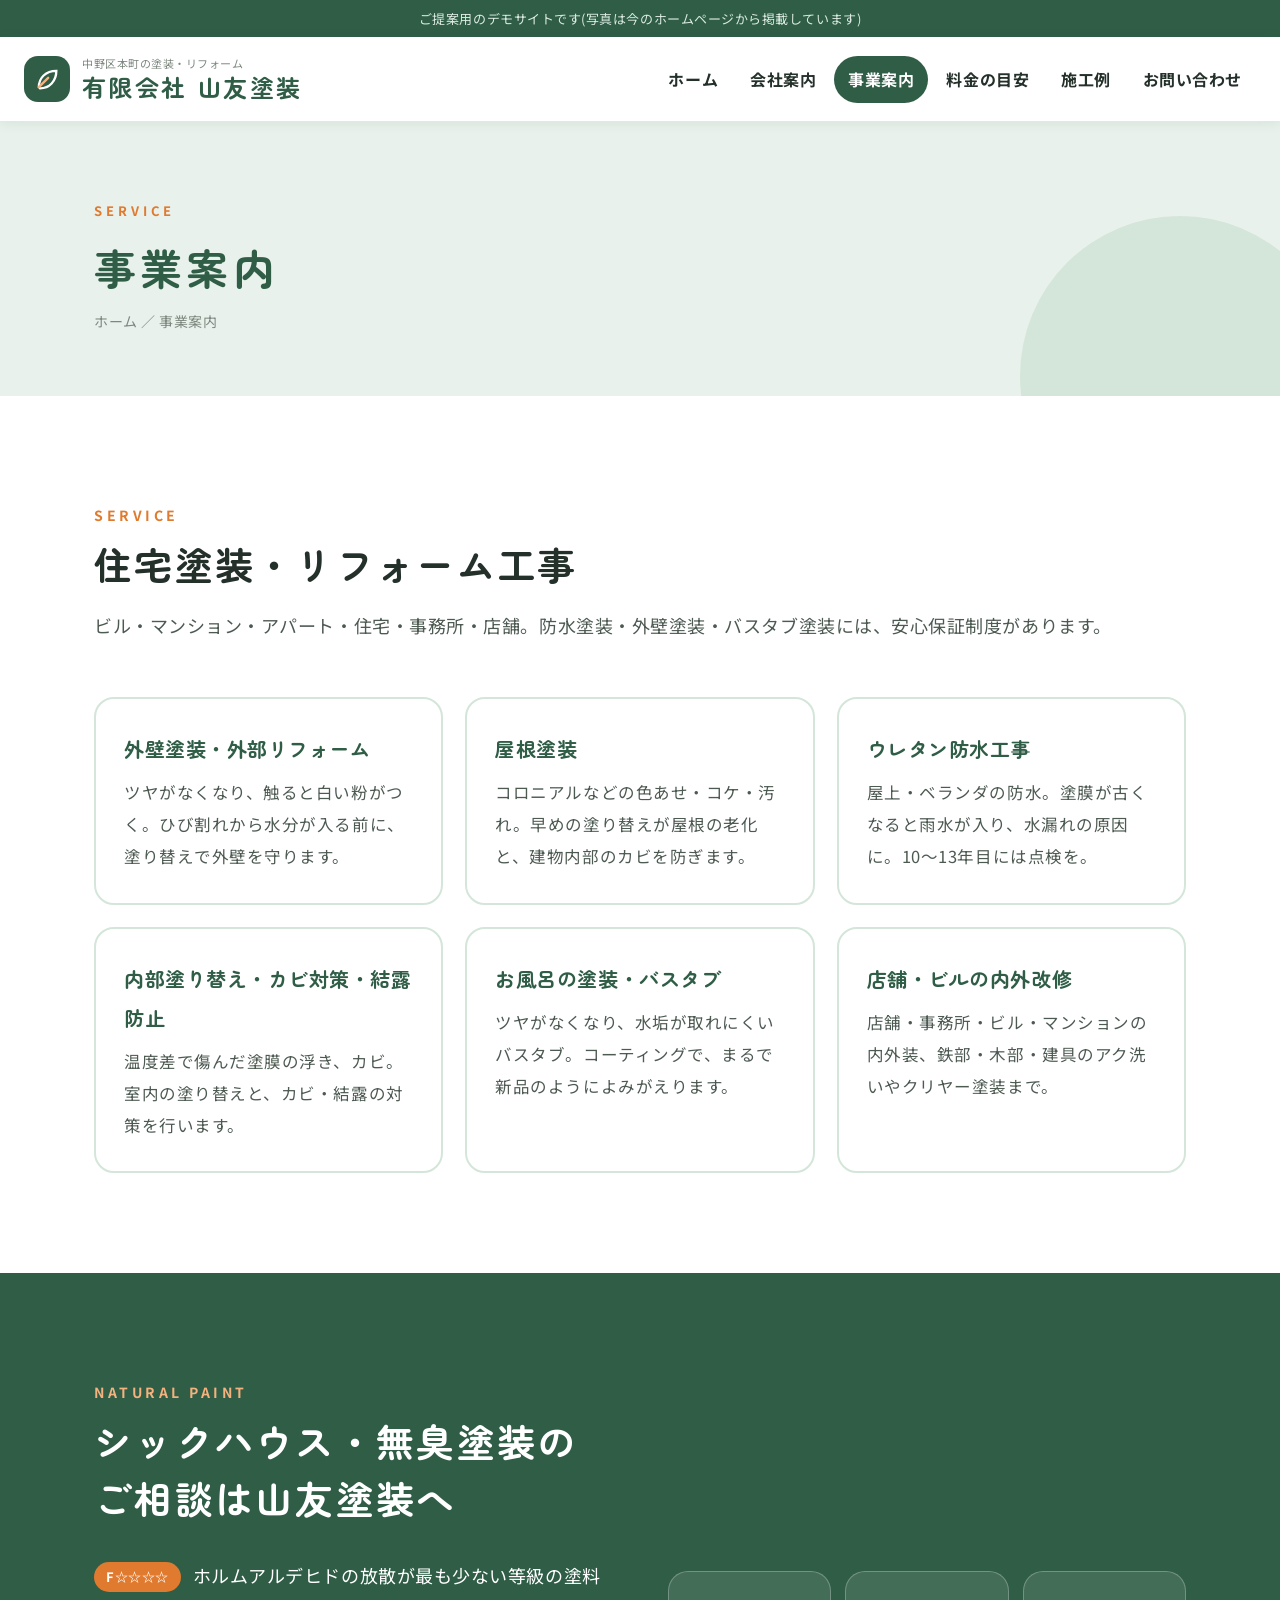
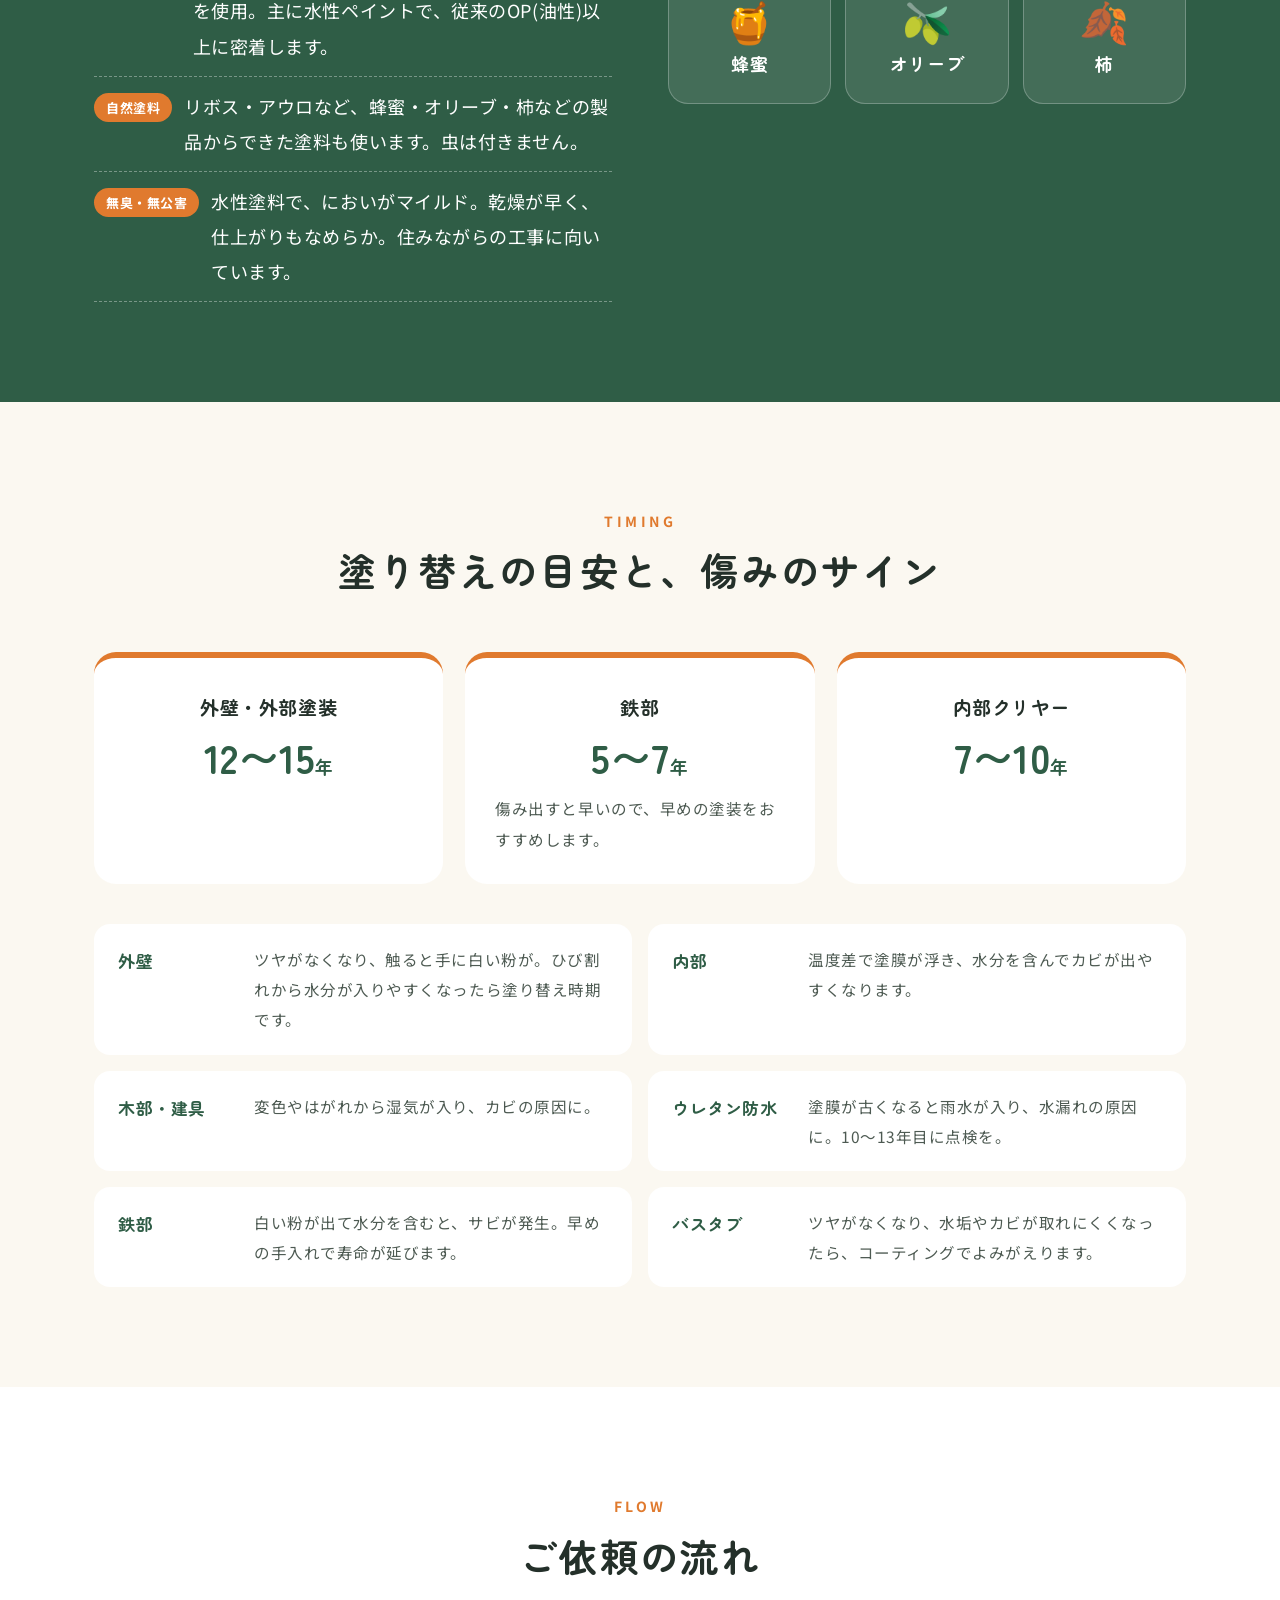
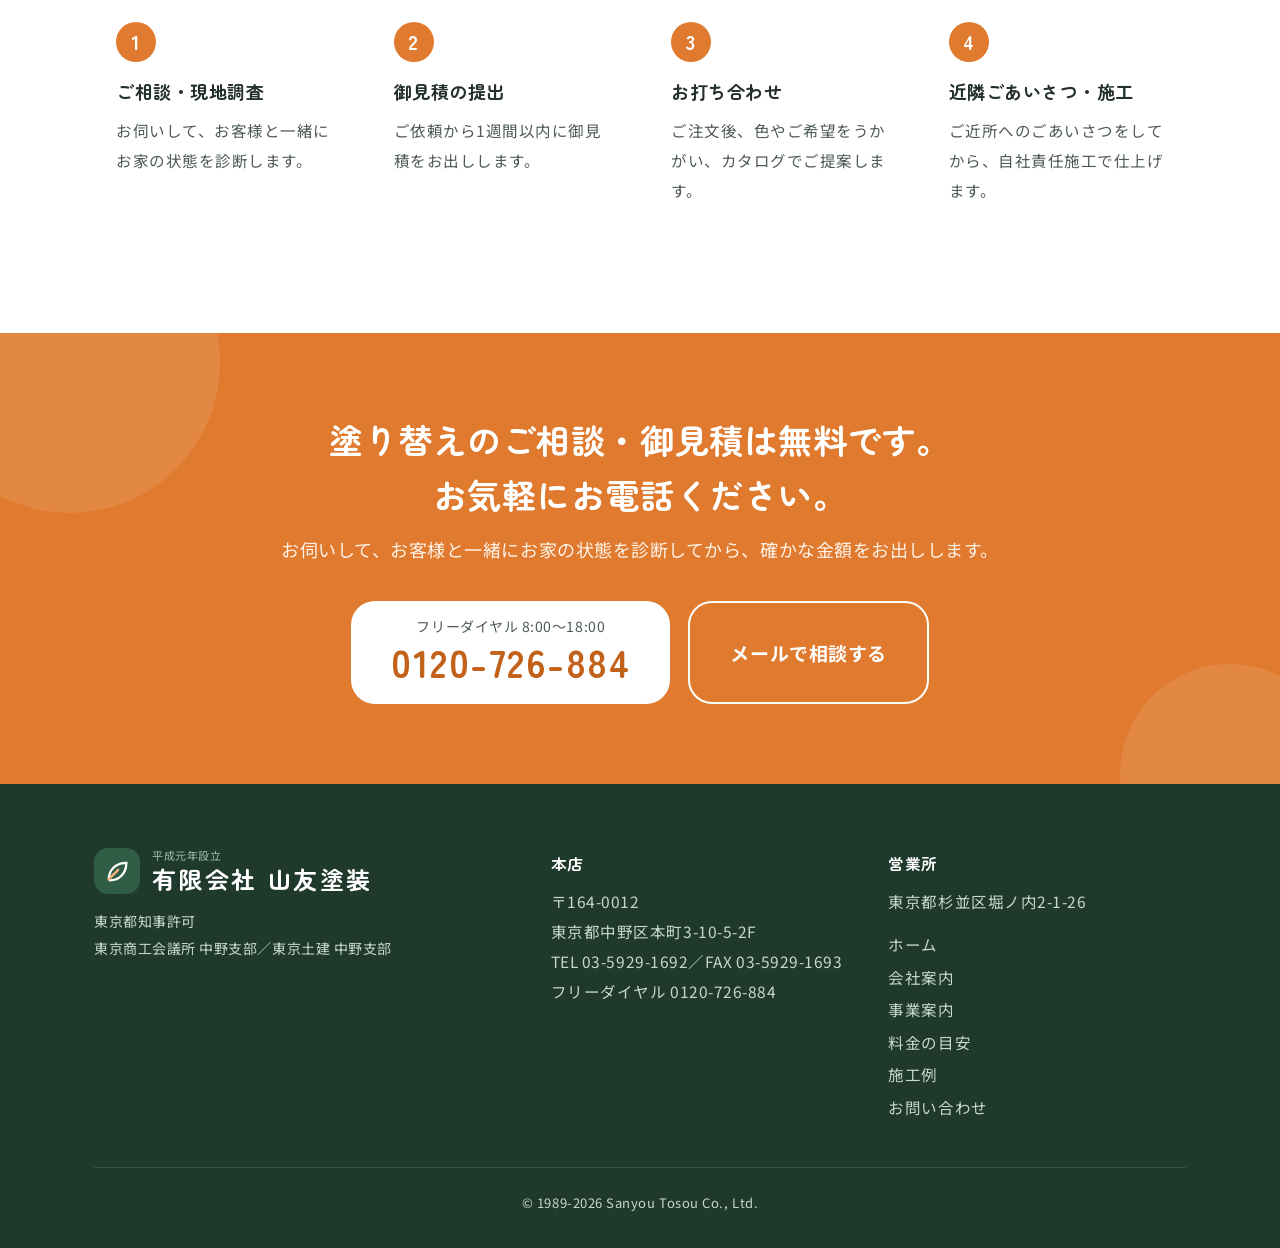
<file: service.html>
<!doctype html>
<html lang="ja"><head>
<meta charset="utf-8"><meta name="viewport" content="width=device-width,initial-scale=1">
<title>事業案内|有限会社山友塗装</title><meta name="description" content="外壁塗装、屋根塗装、ウレタン防水、内部塗装、バスタブ塗装、店舗改修。シックハウス対応の自然塗料、塗り替えの目安とご依頼の流れ。"><meta name="robots" content="noindex,nofollow">
<link rel="preconnect" href="https://fonts.googleapis.com"><link rel="preconnect" href="https://fonts.gstatic.com" crossorigin>
<link href="https://fonts.googleapis.com/css2?family=Noto+Sans+JP:wght@400;500;700&family=Zen+Maru+Gothic:wght@500;700&display=swap" rel="stylesheet">
<link rel="stylesheet" href="style.css">
<script type="application/ld+json">{"@context":"https://schema.org","@type":"HousePainter","name":"有限会社山友塗装","foundingDate":"1989-02-28","telephone":"03-5929-1692","address":{"@type":"PostalAddress","postalCode":"164-0012","addressRegion":"東京都","addressLocality":"中野区","streetAddress":"本町3-10-5-2F"},"areaServed":["中野区","杉並区","渋谷区","世田谷区","新宿区","東京都"]}</script>
</head><body>
<div class="demo-ribbon">ご提案用のデモサイトです(写真は今のホームページから掲載しています)</div>
<header class="site-header"><div class="wrap">
  <a class="brand" href="index.html"><span class="brand-mark"><svg viewBox="0 0 24 24" fill="none"><path d="M5 19c0-8 6-14 15-14-0 9-6 15-14 15" stroke="#fff" stroke-width="2" stroke-linecap="round"/><path d="M5 19l8-8" stroke="#f3b27f" stroke-width="2" stroke-linecap="round"/></svg></span><span><small>中野区本町の塗装・リフォーム</small><strong>有限会社 山友塗装</strong></span></a>
  <nav class="gnav" id="gnav" aria-label="メインメニュー"><ul><li><a href="index.html">ホーム</a></li><li><a href="about.html">会社案内</a></li><li><a href="service.html" aria-current="page">事業案内</a></li><li><a href="price.html">料金の目安</a></li><li><a href="works.html">施工例</a></li><li><a href="contact.html">お問い合わせ</a></li></ul></nav>
  <a class="header-tel" href="tel:0120726884"><span><small>御見積無料・お気軽に</small><b>0120-726-884</b></span></a>
  <button class="menu-btn" id="menuBtn" aria-expanded="false" aria-controls="gnav">MENU</button>
</div></header>
<main>
<div class="page-head"><div class="wrap"><span class="en">SERVICE</span><h1>事業案内</h1><p class="crumb">ホーム ／ 事業案内</p></div></div>
<section>
  <div class="wrap">
    <div class="sec-head"><span class="en">SERVICE</span><h2>住宅塗装・リフォーム工事</h2><p>ビル・マンション・アパート・住宅・事務所・店舗。防水塗装・外壁塗装・バスタブ塗装には、安心保証制度があります。</p></div>
    <div class="services">
      <div class="service"><h3>外壁塗装・外部リフォーム</h3><p>ツヤがなくなり、触ると白い粉がつく。ひび割れから水分が入る前に、塗り替えで外壁を守ります。</p></div>
      <div class="service"><h3>屋根塗装</h3><p>コロニアルなどの色あせ・コケ・汚れ。早めの塗り替えが屋根の老化と、建物内部のカビを防ぎます。</p></div>
      <div class="service"><h3>ウレタン防水工事</h3><p>屋上・ベランダの防水。塗膜が古くなると雨水が入り、水漏れの原因に。10〜13年目には点検を。</p></div>
      <div class="service"><h3>内部塗り替え・カビ対策・結露防止</h3><p>温度差で傷んだ塗膜の浮き、カビ。室内の塗り替えと、カビ・結露の対策を行います。</p></div>
      <div class="service"><h3>お風呂の塗装・バスタブ</h3><p>ツヤがなくなり、水垢が取れにくいバスタブ。コーティングで、まるで新品のようによみがえります。</p></div>
      <div class="service"><h3>店舗・ビルの内外改修</h3><p>店舗・事務所・ビル・マンションの内外装、鉄部・木部・建具のアク洗いやクリヤー塗装まで。</p></div>
    </div>
  </div>
</section>
<section class="sec-green">
  <div class="wrap natural">
    <div>
      <div class="sec-head" style="margin-bottom:20px"><span class="en" style="color:#f3b27f">NATURAL PAINT</span><h2>シックハウス・無臭塗装の<br>ご相談は山友塗装へ</h2></div>
      <ul>
        <li><b>F☆☆☆☆</b><span>ホルムアルデヒドの放散が最も少ない等級の塗料を使用。主に水性ペイントで、従来のOP(油性)以上に密着します。</span></li>
        <li><b>自然塗料</b><span>リボス・アウロなど、蜂蜜・オリーブ・柿などの製品からできた塗料も使います。虫は付きません。</span></li>
        <li><b>無臭・無公害</b><span>水性塗料で、においがマイルド。乾燥が早く、仕上がりもなめらか。住みながらの工事に向いています。</span></li>
      </ul>
    </div>
    <div class="leafs"><div><span>🍯</span>蜂蜜</div><div><span>🫒</span>オリーブ</div><div><span>🍂</span>柿</div></div>
  </div>
</section>
<section class="sec-cream" id="timing">
  <div class="wrap">
    <div class="sec-head center"><span class="en">TIMING</span><h2>塗り替えの目安と、傷みのサイン</h2></div>
    <div class="timing">
      <div class="time"><h3>外壁・外部塗装</h3><b>12〜15<small>年</small></b></div>
      <div class="time"><h3>鉄部</h3><b>5〜7<small>年</small></b><p>傷み出すと早いので、早めの塗装をおすすめします。</p></div>
      <div class="time"><h3>内部クリヤー</h3><b>7〜10<small>年</small></b></div>
    </div>
    <div class="signs">
      <div class="sign"><h4>外壁</h4><p>ツヤがなくなり、触ると手に白い粉が。ひび割れから水分が入りやすくなったら塗り替え時期です。</p></div>
      <div class="sign"><h4>内部</h4><p>温度差で塗膜が浮き、水分を含んでカビが出やすくなります。</p></div>
      <div class="sign"><h4>木部・建具</h4><p>変色やはがれから湿気が入り、カビの原因に。</p></div>
      <div class="sign"><h4>ウレタン防水</h4><p>塗膜が古くなると雨水が入り、水漏れの原因に。10〜13年目に点検を。</p></div>
      <div class="sign"><h4>鉄部</h4><p>白い粉が出て水分を含むと、サビが発生。早めの手入れで寿命が延びます。</p></div>
      <div class="sign"><h4>バスタブ</h4><p>ツヤがなくなり、水垢やカビが取れにくくなったら、コーティングでよみがえります。</p></div>
    </div>
  </div>
</section>
<section>
  <div class="wrap">
    <div class="sec-head center"><span class="en">FLOW</span><h2>ご依頼の流れ</h2></div>
    <div class="steps">
      <div class="step"><h3>ご相談・現地調査</h3><p>お伺いして、お客様と一緒にお家の状態を診断します。</p></div>
      <div class="step"><h3>御見積の提出</h3><p>ご依頼から1週間以内に御見積をお出しします。</p></div>
      <div class="step"><h3>お打ち合わせ</h3><p>ご注文後、色やご希望をうかがい、カタログでご提案します。</p></div>
      <div class="step"><h3>近隣ごあいさつ・施工</h3><p>ご近所へのごあいさつをしてから、自社責任施工で仕上げます。</p></div>
    </div>
  </div>
</section>
<section class="cta"><div class="wrap">
  <h2>塗り替えのご相談・御見積は無料です。<br>お気軽にお電話ください。</h2>
  <p>お伺いして、お客様と一緒にお家の状態を診断してから、確かな金額をお出しします。</p>
  <div class="cta-row">
    <a class="cta-tel" href="tel:0120726884"><small>フリーダイヤル 8:00〜18:00</small><b>0120-726-884</b></a>
    <a class="cta-mail" href="contact.html">メールで相談する</a>
  </div>
</div></section>
</main>
<footer class="site-footer"><div class="wrap">
  <div class="footer-grid">
    <div><a class="brand" href="index.html"><span class="brand-mark"><svg viewBox="0 0 24 24" fill="none"><path d="M5 19c0-8 6-14 15-14-0 9-6 15-14 15" stroke="#fff" stroke-width="2" stroke-linecap="round"/><path d="M5 19l8-8" stroke="#f3b27f" stroke-width="2" stroke-linecap="round"/></svg></span><span><small style="color:#9fbfac">平成元年設立</small><strong>有限会社 山友塗装</strong></span></a>
      <p style="margin-top:14px;font-size:14px">東京都知事許可<br>東京商工会議所 中野支部／東京土建 中野支部</p></div>
    <div><h4>本店</h4><address>〒164-0012<br>東京都中野区本町3-10-5-2F<br>TEL 03-5929-1692／FAX 03-5929-1693<br>フリーダイヤル 0120-726-884</address></div>
    <div><h4>営業所</h4><address>東京都杉並区堀ノ内2-1-26</address>
      <ul class="footer-nav" style="margin-top:12px"><li><a href="index.html">ホーム</a></li><li><a href="about.html">会社案内</a></li><li><a href="service.html">事業案内</a></li><li><a href="price.html">料金の目安</a></li><li><a href="works.html">施工例</a></li><li><a href="contact.html">お問い合わせ</a></li></ul></div>
  </div>
  <p class="copy">&copy; 1989-2026 Sanyou Tosou Co., Ltd.</p>
</div></footer>
<nav class="callbar" aria-label="お問い合わせ"><a href="tel:0120726884"><small>御見積無料</small>電話で相談する</a><a href="contact.html"><small>24時間受付</small>メールで相談する</a></nav>
<script src="script.js"></script>
<!-- Cloudflare Web Analytics --><script defer src='https://static.cloudflareinsights.com/beacon.min.js' data-cf-beacon='{"token": "66a2b055c38a48da9c19547b0177c091"}'></script><!-- End Cloudflare Web Analytics -->
</body></html>
</file>
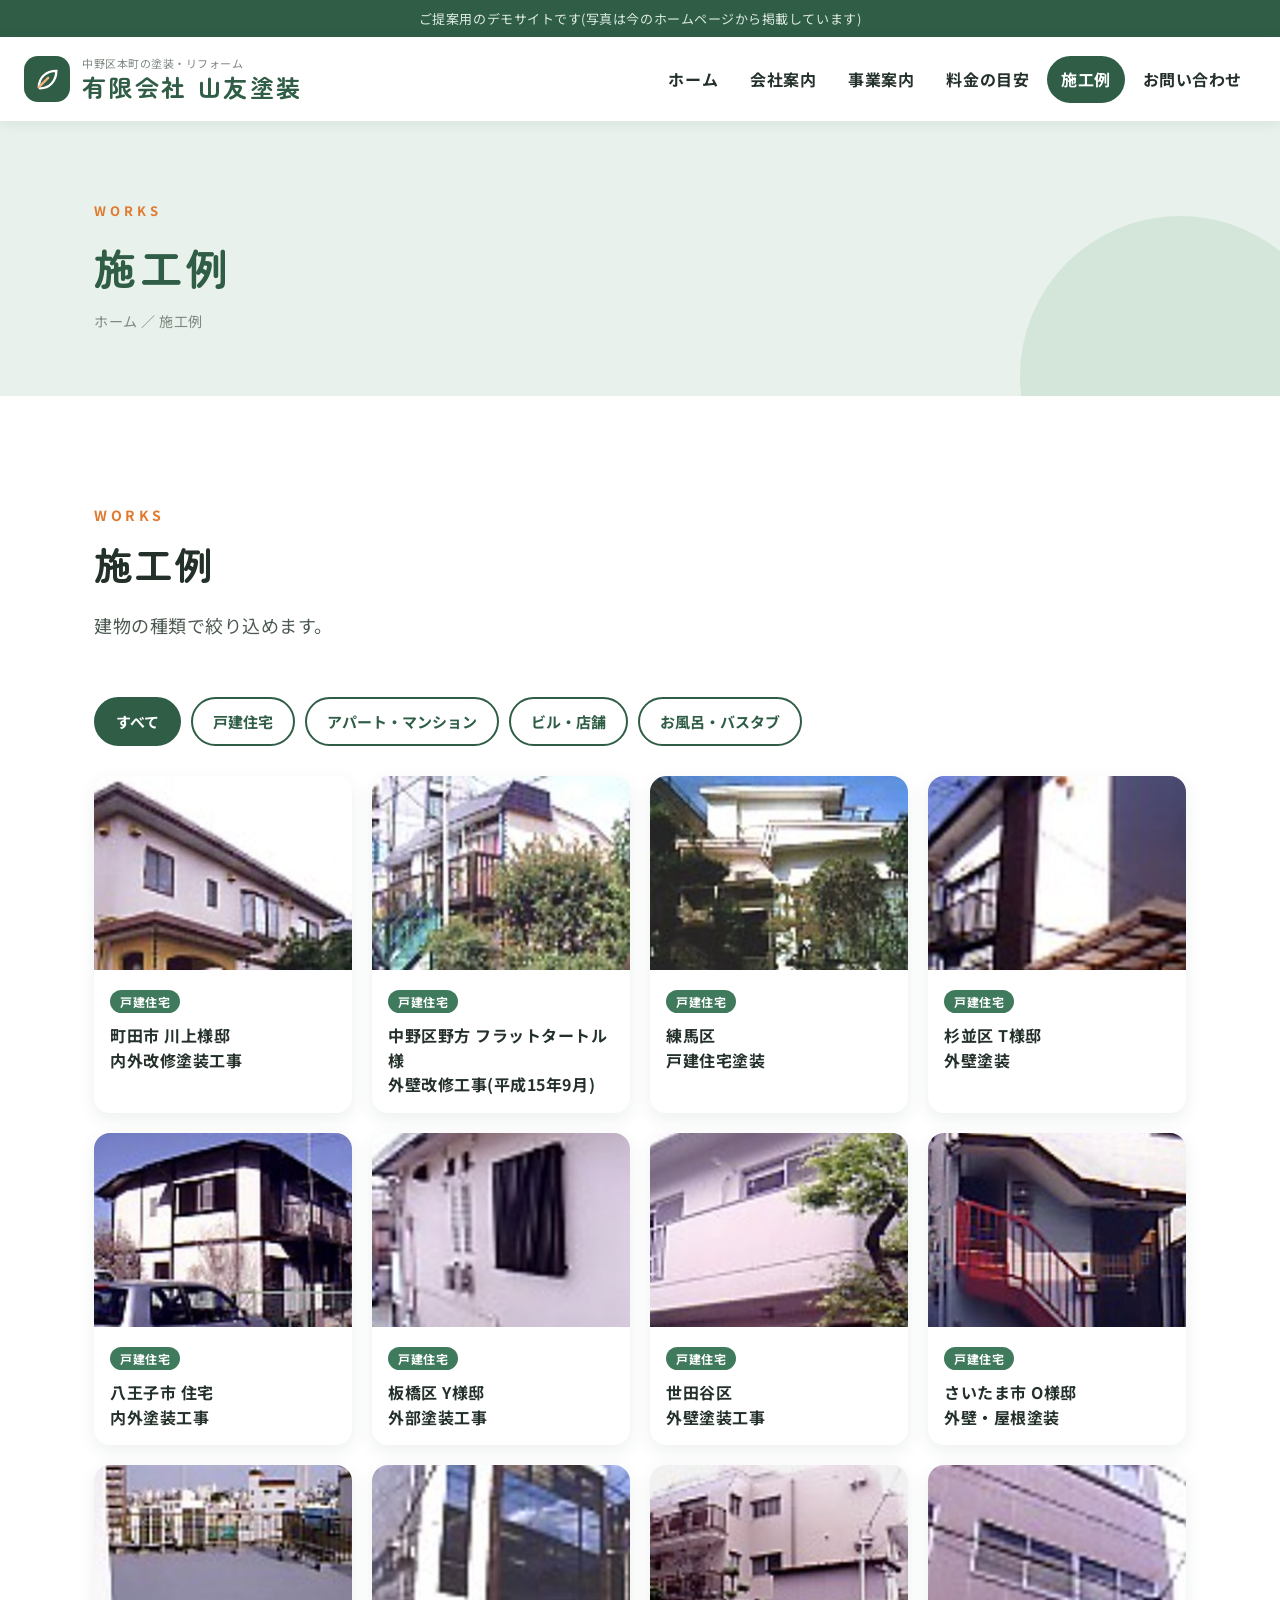
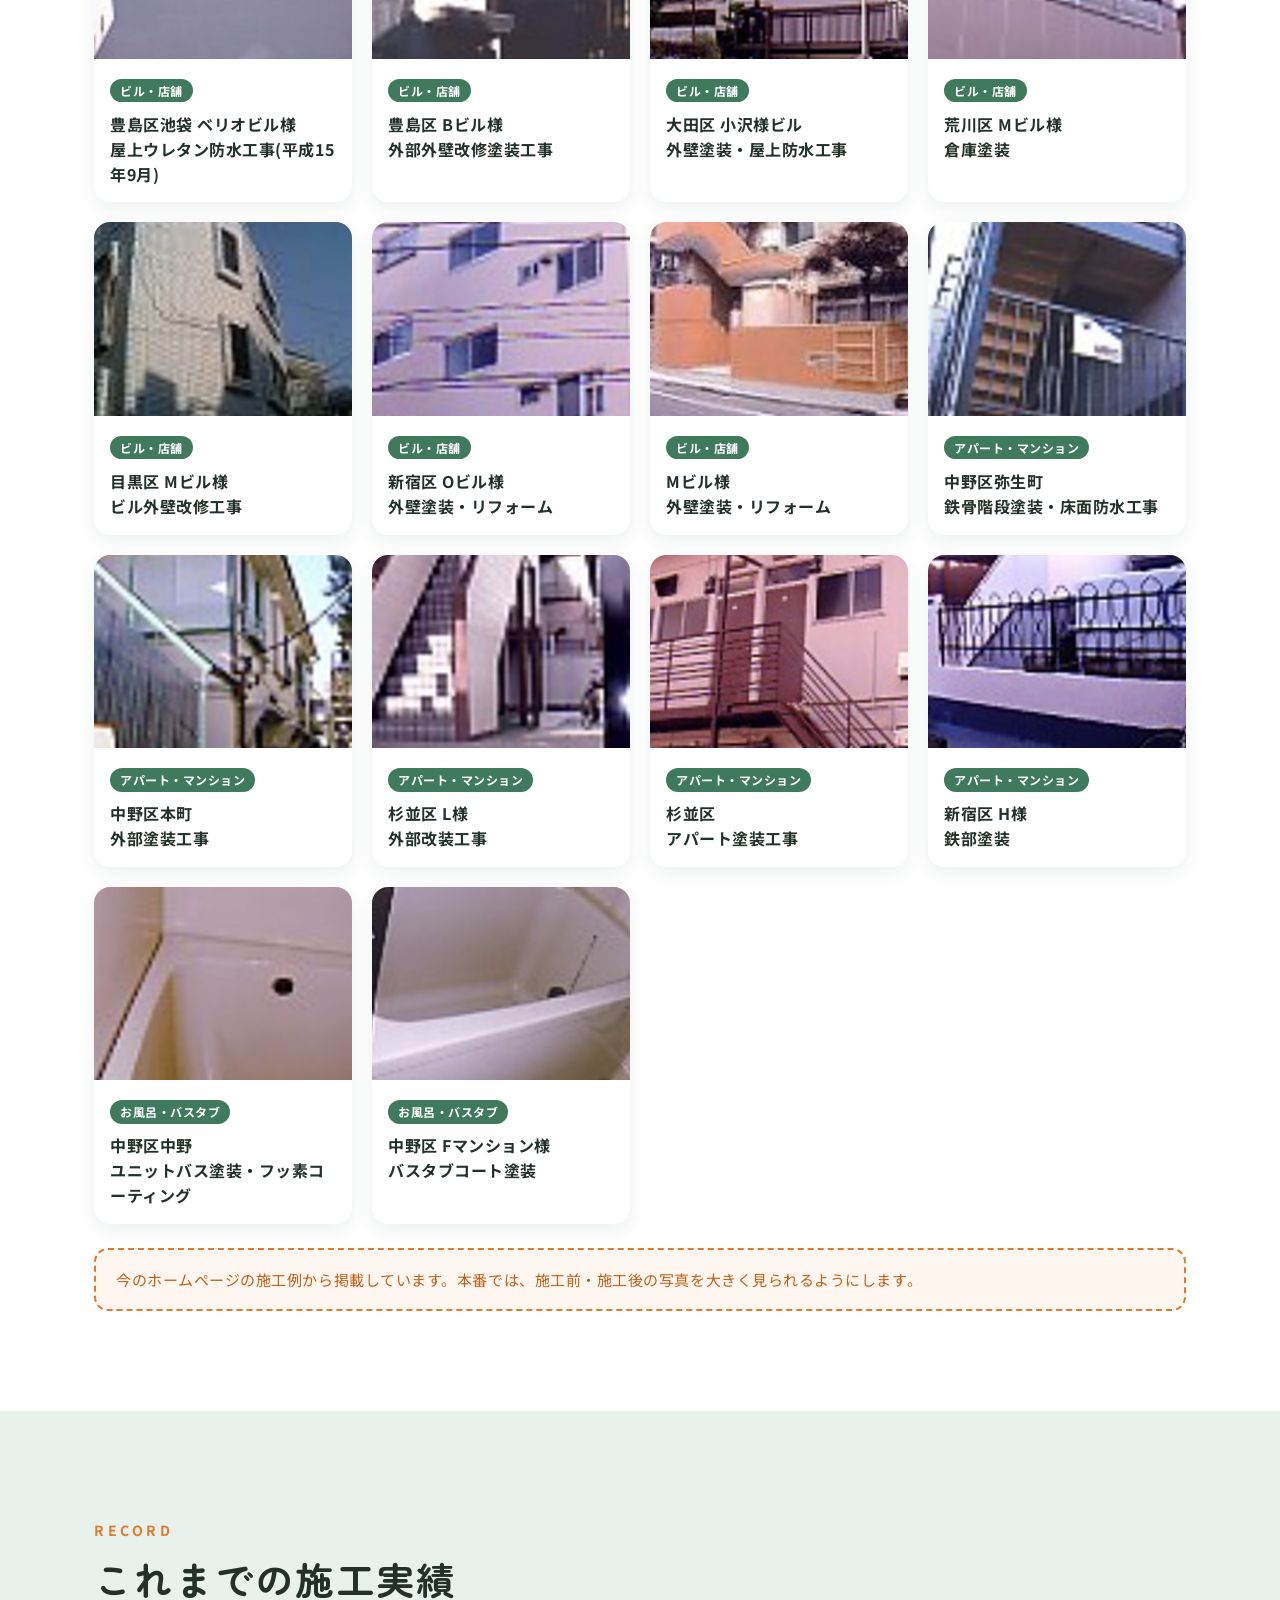
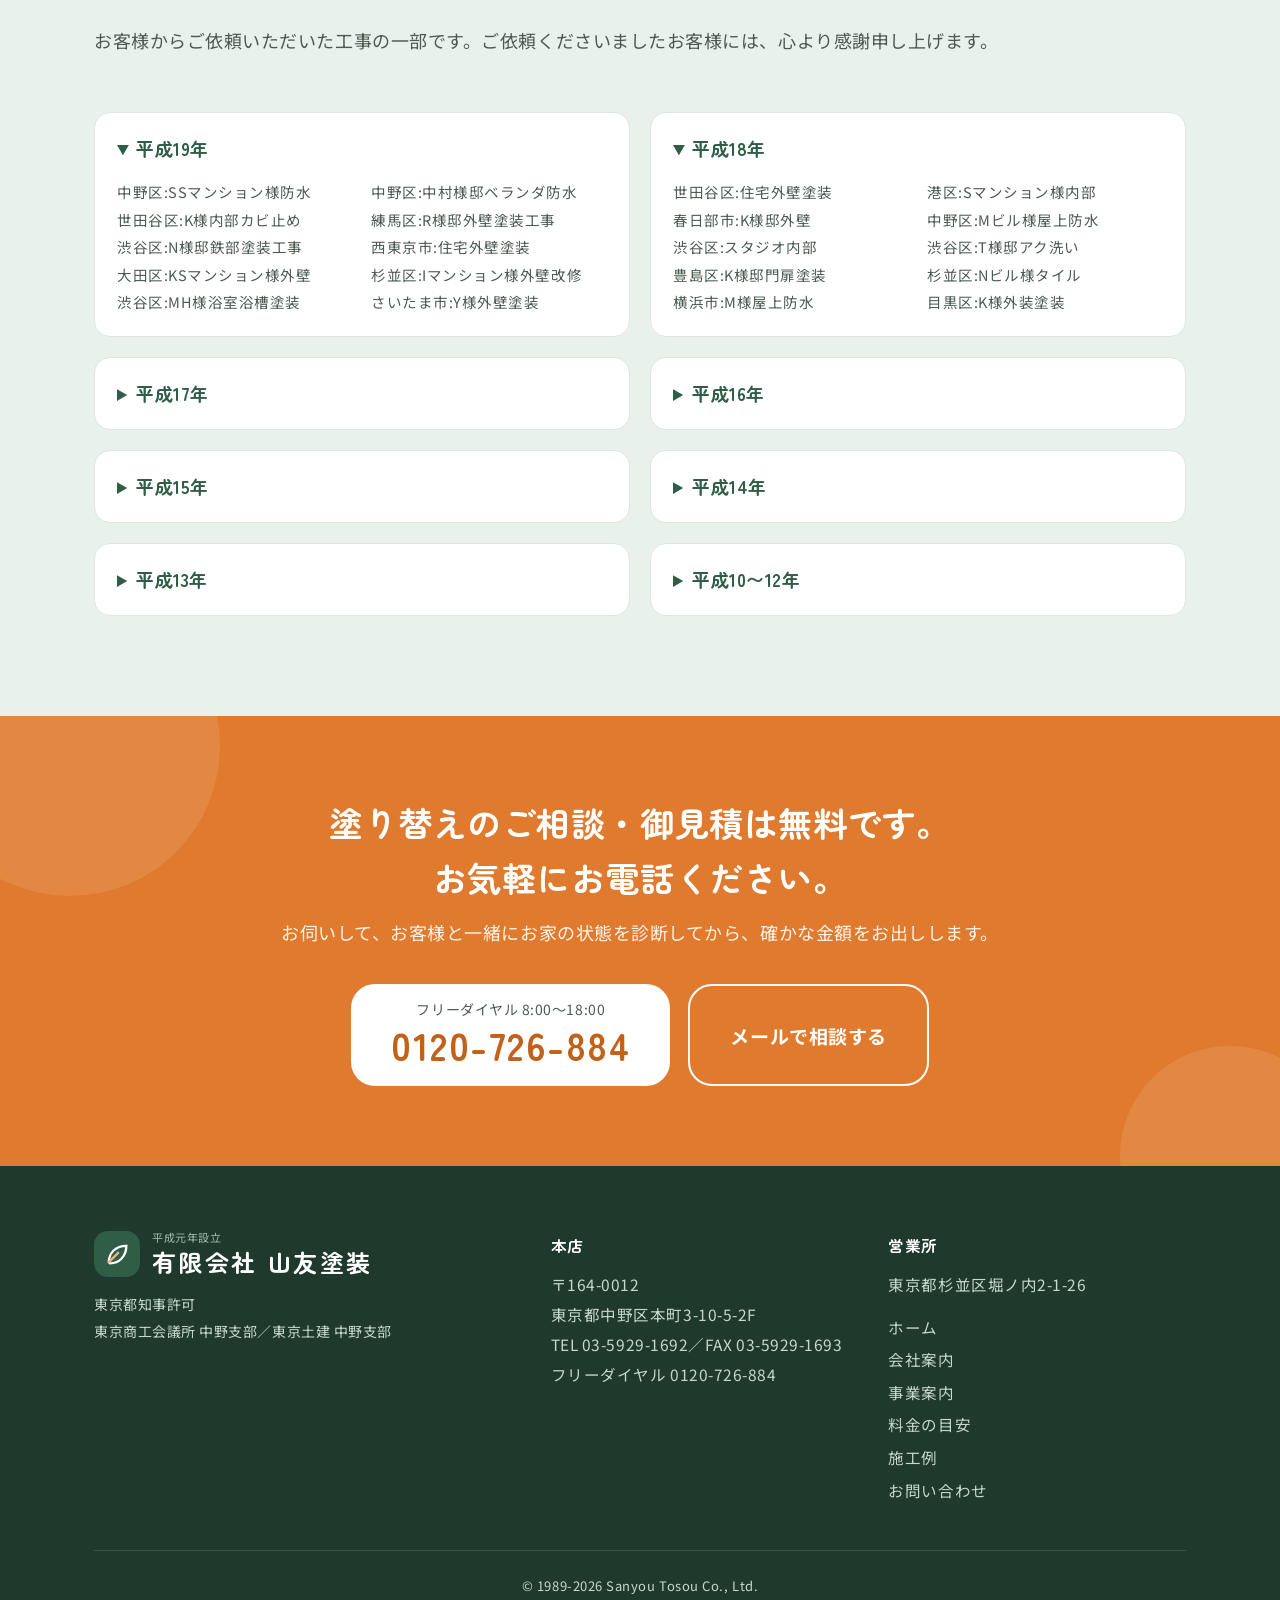
<file: works.html>
<!doctype html>
<html lang="ja"><head>
<meta charset="utf-8"><meta name="viewport" content="width=device-width,initial-scale=1">
<title>施工例|有限会社山友塗装</title><meta name="description" content="中野区・杉並区を中心とした戸建住宅・ビル・マンション・バスタブの施工例と施工実績。"><meta name="robots" content="noindex,nofollow">
<link rel="preconnect" href="https://fonts.googleapis.com"><link rel="preconnect" href="https://fonts.gstatic.com" crossorigin>
<link href="https://fonts.googleapis.com/css2?family=Noto+Sans+JP:wght@400;500;700&family=Zen+Maru+Gothic:wght@500;700&display=swap" rel="stylesheet">
<link rel="stylesheet" href="style.css">
<script type="application/ld+json">{"@context":"https://schema.org","@type":"HousePainter","name":"有限会社山友塗装","foundingDate":"1989-02-28","telephone":"03-5929-1692","address":{"@type":"PostalAddress","postalCode":"164-0012","addressRegion":"東京都","addressLocality":"中野区","streetAddress":"本町3-10-5-2F"},"areaServed":["中野区","杉並区","渋谷区","世田谷区","新宿区","東京都"]}</script>
</head><body>
<div class="demo-ribbon">ご提案用のデモサイトです(写真は今のホームページから掲載しています)</div>
<header class="site-header"><div class="wrap">
  <a class="brand" href="index.html"><span class="brand-mark"><svg viewBox="0 0 24 24" fill="none"><path d="M5 19c0-8 6-14 15-14-0 9-6 15-14 15" stroke="#fff" stroke-width="2" stroke-linecap="round"/><path d="M5 19l8-8" stroke="#f3b27f" stroke-width="2" stroke-linecap="round"/></svg></span><span><small>中野区本町の塗装・リフォーム</small><strong>有限会社 山友塗装</strong></span></a>
  <nav class="gnav" id="gnav" aria-label="メインメニュー"><ul><li><a href="index.html">ホーム</a></li><li><a href="about.html">会社案内</a></li><li><a href="service.html">事業案内</a></li><li><a href="price.html">料金の目安</a></li><li><a href="works.html" aria-current="page">施工例</a></li><li><a href="contact.html">お問い合わせ</a></li></ul></nav>
  <a class="header-tel" href="tel:0120726884"><span><small>御見積無料・お気軽に</small><b>0120-726-884</b></span></a>
  <button class="menu-btn" id="menuBtn" aria-expanded="false" aria-controls="gnav">MENU</button>
</div></header>
<main>
<div class="page-head"><div class="wrap"><span class="en">WORKS</span><h1>施工例</h1><p class="crumb">ホーム ／ 施工例</p></div></div>
<section>
  <div class="wrap">
    <div class="sec-head"><span class="en">WORKS</span><h2>施工例</h2><p>建物の種類で絞り込めます。</p></div>
    <div class="filters"><button type="button" data-f="all" aria-pressed="true">すべて</button><button type="button" data-f="house" aria-pressed="false">戸建住宅</button><button type="button" data-f="apart" aria-pressed="false">アパート・マンション</button><button type="button" data-f="bldg" aria-pressed="false">ビル・店舗</button><button type="button" data-f="bath" aria-pressed="false">お風呂・バスタブ</button></div>
    <div class="works">
<article class="work" data-cat="house"><img src="img/w-machida.jpg" alt="町田市 川上様邸 内外改修塗装工事" loading="lazy"><div><span class="cat">戸建住宅</span><h3>町田市 川上様邸<br>内外改修塗装工事</h3></div></article>
<article class="work" data-cat="house"><img src="img/w-nogata.jpg" alt="中野区野方 フラットタートル様 外壁改修工事(平成15年9月)" loading="lazy"><div><span class="cat">戸建住宅</span><h3>中野区野方 フラットタートル様<br>外壁改修工事(平成15年9月)</h3></div></article>
<article class="work" data-cat="house"><img src="img/w-nerima.jpg" alt="練馬区 戸建住宅塗装" loading="lazy"><div><span class="cat">戸建住宅</span><h3>練馬区<br>戸建住宅塗装</h3></div></article>
<article class="work" data-cat="house"><img src="img/w-suginami-t.jpg" alt="杉並区 T様邸 外壁塗装" loading="lazy"><div><span class="cat">戸建住宅</span><h3>杉並区 T様邸<br>外壁塗装</h3></div></article>
<article class="work" data-cat="house"><img src="img/w-hachioji.jpg" alt="八王子市 住宅 内外塗装工事" loading="lazy"><div><span class="cat">戸建住宅</span><h3>八王子市 住宅<br>内外塗装工事</h3></div></article>
<article class="work" data-cat="house"><img src="img/w-itabashi.jpg" alt="板橋区 Y様邸 外部塗装工事" loading="lazy"><div><span class="cat">戸建住宅</span><h3>板橋区 Y様邸<br>外部塗装工事</h3></div></article>
<article class="work" data-cat="house"><img src="img/w-setagaya.jpg" alt="世田谷区 外壁塗装工事" loading="lazy"><div><span class="cat">戸建住宅</span><h3>世田谷区<br>外壁塗装工事</h3></div></article>
<article class="work" data-cat="house"><img src="img/w-saitama.jpg" alt="さいたま市 O様邸 外壁・屋根塗装" loading="lazy"><div><span class="cat">戸建住宅</span><h3>さいたま市 O様邸<br>外壁・屋根塗装</h3></div></article>
<article class="work" data-cat="bldg"><img src="img/w-toshima-roof.jpg" alt="豊島区池袋 ベリオビル様 屋上ウレタン防水工事(平成15年9月)" loading="lazy"><div><span class="cat">ビル・店舗</span><h3>豊島区池袋 ベリオビル様<br>屋上ウレタン防水工事(平成15年9月)</h3></div></article>
<article class="work" data-cat="bldg"><img src="img/w-toshima-b.jpg" alt="豊島区 Bビル様 外部外壁改修塗装工事" loading="lazy"><div><span class="cat">ビル・店舗</span><h3>豊島区 Bビル様<br>外部外壁改修塗装工事</h3></div></article>
<article class="work" data-cat="bldg"><img src="img/w-ota.jpg" alt="大田区 小沢様ビル 外壁塗装・屋上防水工事" loading="lazy"><div><span class="cat">ビル・店舗</span><h3>大田区 小沢様ビル<br>外壁塗装・屋上防水工事</h3></div></article>
<article class="work" data-cat="bldg"><img src="img/w-arakawa.jpg" alt="荒川区 Mビル様 倉庫塗装" loading="lazy"><div><span class="cat">ビル・店舗</span><h3>荒川区 Mビル様<br>倉庫塗装</h3></div></article>
<article class="work" data-cat="bldg"><img src="img/w-meguro.jpg" alt="目黒区 Mビル様 ビル外壁改修工事" loading="lazy"><div><span class="cat">ビル・店舗</span><h3>目黒区 Mビル様<br>ビル外壁改修工事</h3></div></article>
<article class="work" data-cat="bldg"><img src="img/w-shinjuku-o.jpg" alt="新宿区 Oビル様 外壁塗装・リフォーム" loading="lazy"><div><span class="cat">ビル・店舗</span><h3>新宿区 Oビル様<br>外壁塗装・リフォーム</h3></div></article>
<article class="work" data-cat="bldg"><img src="img/w-m-bldg.jpg" alt="Mビル様 外壁塗装・リフォーム" loading="lazy"><div><span class="cat">ビル・店舗</span><h3>Mビル様<br>外壁塗装・リフォーム</h3></div></article>
<article class="work" data-cat="apart"><img src="img/w-yayoi.jpg" alt="中野区弥生町 鉄骨階段塗装・床面防水工事" loading="lazy"><div><span class="cat">アパート・マンション</span><h3>中野区弥生町<br>鉄骨階段塗装・床面防水工事</h3></div></article>
<article class="work" data-cat="apart"><img src="img/w-honcho.jpg" alt="中野区本町 外部塗装工事" loading="lazy"><div><span class="cat">アパート・マンション</span><h3>中野区本町<br>外部塗装工事</h3></div></article>
<article class="work" data-cat="apart"><img src="img/w-suginami-l.jpg" alt="杉並区 L様 外部改装工事" loading="lazy"><div><span class="cat">アパート・マンション</span><h3>杉並区 L様<br>外部改装工事</h3></div></article>
<article class="work" data-cat="apart"><img src="img/w-suginami-ap.jpg" alt="杉並区 アパート塗装工事" loading="lazy"><div><span class="cat">アパート・マンション</span><h3>杉並区<br>アパート塗装工事</h3></div></article>
<article class="work" data-cat="apart"><img src="img/w-shinjuku-h.jpg" alt="新宿区 H様 鉄部塗装" loading="lazy"><div><span class="cat">アパート・マンション</span><h3>新宿区 H様<br>鉄部塗装</h3></div></article>
<article class="work" data-cat="bath"><img src="img/w-bath.jpg" alt="中野区中野 ユニットバス塗装・フッ素コーティング" loading="lazy"><div><span class="cat">お風呂・バスタブ</span><h3>中野区中野<br>ユニットバス塗装・フッ素コーティング</h3></div></article>
<article class="work" data-cat="bath"><img src="img/w-bathtub.jpg" alt="中野区 Fマンション様 バスタブコート塗装" loading="lazy"><div><span class="cat">お風呂・バスタブ</span><h3>中野区 Fマンション様<br>バスタブコート塗装</h3></div></article>
    </div>
    <p class="demo-note">今のホームページの施工例から掲載しています。本番では、施工前・施工後の写真を大きく見られるようにします。</p>
  </div>
</section>
<section class="sec-leaf">
  <div class="wrap">
    <div class="sec-head"><span class="en">RECORD</span><h2>これまでの施工実績</h2><p>お客様からご依頼いただいた工事の一部です。ご依頼くださいましたお客様には、心より感謝申し上げます。</p></div>
    <div class="record">
<details open><summary>平成19年</summary><ul><li>中野区:SSマンション様防水</li><li>世田谷区:K様内部カビ止め</li><li>渋谷区:N様邸鉄部塗装工事</li><li>大田区:KSマンション様外壁</li><li>渋谷区:MH様浴室浴槽塗装</li><li>中野区:中村様邸ベランダ防水</li><li>練馬区:R様邸外壁塗装工事</li><li>西東京市:住宅外壁塗装</li><li>杉並区:Iマンション様外壁改修</li><li>さいたま市:Y様外壁塗装</li></ul></details><details open><summary>平成18年</summary><ul><li>世田谷区:住宅外壁塗装</li><li>春日部市:K様邸外壁</li><li>渋谷区:スタジオ内部</li><li>豊島区:K様邸門扉塗装</li><li>横浜市:M様屋上防水</li><li>港区:Sマンション様内部</li><li>中野区:Mビル様屋上防水</li><li>渋谷区:T様邸アク洗い</li><li>杉並区:Nビル様タイル</li><li>目黒区:K様外装塗装</li></ul></details><details><summary>平成17年</summary><ul><li>新宿区:PH様外壁塗装</li><li>荒川区:N様邸新築塗装</li><li>板橋区:Sビル様ウレタン防水工事</li><li>世田谷区:I様邸外壁塗装</li><li>府中市:R様屋上ウレタン防水</li><li>目黒区:U様邸外壁塗装</li><li>練馬区:O様邸内外塗装</li><li>町田市:S様邸屋根コロニアル塗装</li><li>足立区:Mビル様外壁塗装</li><li>杉並区:T様邸外壁塗装</li></ul></details><details><summary>平成16年</summary><ul><li>中野区:O様邸外壁塗装</li><li>板橋区:K様邸内部クリヤ</li><li>大田区:M様邸新築塗装</li><li>世田谷区:K様邸外壁塗装</li><li>千代田区:S会館様内部塗装</li><li>新宿区:B様マンションベランダ防水</li><li>八王子:戸建住宅内外塗装</li><li>世田谷区:Bマンション様バスタブ</li><li>練馬区:田中様邸外壁塗装</li><li>杉並区:S様邸外壁塗装工事</li></ul></details><details><summary>平成15年</summary><ul><li>目黒区:目黒マンション内部塗替え</li><li>豊島区:沼田様邸内部</li><li>中央区:店舗D様内部塗り替え</li><li>品川区:Pホテル様バスタブ</li><li>中野区:M様邸屋上ウレタン防水</li><li>新宿区:光荘様内部塗替え</li><li>渋谷区:Kビル様内部</li><li>千代田区:J会館様屋上鉄部塗装</li><li>杉並区:コーポ屋上ウレタン防水</li><li>中野区:協和ビル様外部外壁塗装</li></ul></details><details><summary>平成14年</summary><ul><li>杉並区:S様邸バスタブ塗装</li><li>杉並区:KK様バスタブ</li><li>中野区:Hビル様内部塗装</li><li>新宿区:店舗RL様内部塗り替え</li><li>品川区:PH様鉄部塗装</li><li>町田市:鈴木様外部塗装</li><li>中野区:SH様外部塗装工事</li><li>渋谷区:K様外部塗装</li><li>港区:S南青山様内部塗装</li><li>杉並区:O様外部改修</li></ul></details><details><summary>平成13年</summary><ul><li>渋谷区:Kビル様内部塗装</li><li>品川区:PH様バスタブ</li><li>港区:店舗K様内部塗装</li><li>町田市:K様邸外部改修</li><li>世田谷区:店舗ジオ様内部</li><li>中野区:石川様邸外壁塗装工事</li><li>新宿区:Y荘様外部</li><li>千代田区:Mビル様屋上防水</li><li>練馬区:Nビル様内外改修工事</li><li>中野区:藤田ビル内部塗替え</li></ul></details><details><summary>平成10〜12年</summary><ul><li>世田谷区:タウンハウス様外壁塗装</li><li>町田市:澤田様邸外壁塗装</li><li>中野区:須山様邸外部塗装</li><li>杉並区:海老原様邸外部塗装</li><li>杉並区:NHK様鉄部塗装</li><li>港区:Hビル様鉄部塗替え</li><li>世田谷区:高橋様邸屋根コロニアル</li><li>杉並区:NHK様グランド外部塗装</li><li>目黒区:川口医院様屋上防水</li><li>板橋区:原田様邸外壁</li></ul></details>
    </div>
  </div>
</section>
<section class="cta"><div class="wrap">
  <h2>塗り替えのご相談・御見積は無料です。<br>お気軽にお電話ください。</h2>
  <p>お伺いして、お客様と一緒にお家の状態を診断してから、確かな金額をお出しします。</p>
  <div class="cta-row">
    <a class="cta-tel" href="tel:0120726884"><small>フリーダイヤル 8:00〜18:00</small><b>0120-726-884</b></a>
    <a class="cta-mail" href="contact.html">メールで相談する</a>
  </div>
</div></section>
</main>
<footer class="site-footer"><div class="wrap">
  <div class="footer-grid">
    <div><a class="brand" href="index.html"><span class="brand-mark"><svg viewBox="0 0 24 24" fill="none"><path d="M5 19c0-8 6-14 15-14-0 9-6 15-14 15" stroke="#fff" stroke-width="2" stroke-linecap="round"/><path d="M5 19l8-8" stroke="#f3b27f" stroke-width="2" stroke-linecap="round"/></svg></span><span><small style="color:#9fbfac">平成元年設立</small><strong>有限会社 山友塗装</strong></span></a>
      <p style="margin-top:14px;font-size:14px">東京都知事許可<br>東京商工会議所 中野支部／東京土建 中野支部</p></div>
    <div><h4>本店</h4><address>〒164-0012<br>東京都中野区本町3-10-5-2F<br>TEL 03-5929-1692／FAX 03-5929-1693<br>フリーダイヤル 0120-726-884</address></div>
    <div><h4>営業所</h4><address>東京都杉並区堀ノ内2-1-26</address>
      <ul class="footer-nav" style="margin-top:12px"><li><a href="index.html">ホーム</a></li><li><a href="about.html">会社案内</a></li><li><a href="service.html">事業案内</a></li><li><a href="price.html">料金の目安</a></li><li><a href="works.html">施工例</a></li><li><a href="contact.html">お問い合わせ</a></li></ul></div>
  </div>
  <p class="copy">&copy; 1989-2026 Sanyou Tosou Co., Ltd.</p>
</div></footer>
<nav class="callbar" aria-label="お問い合わせ"><a href="tel:0120726884"><small>御見積無料</small>電話で相談する</a><a href="contact.html"><small>24時間受付</small>メールで相談する</a></nav>
<script src="script.js"></script>
<!-- Cloudflare Web Analytics --><script defer src='https://static.cloudflareinsights.com/beacon.min.js' data-cf-beacon='{"token": "66a2b055c38a48da9c19547b0177c091"}'></script><!-- End Cloudflare Web Analytics -->
</body></html>
</file>
<file: style.css>
/* 有限会社山友塗装 デモサイト — 深緑 × オレンジ × 生成り */
:root{
  --green:#2f5d46;--green-2:#3f7a5d;--leaf:#e8f1eb;--leaf-2:#d4e6da;
  --orange:#e07a2e;--orange-dark:#c2611a;--cream:#fbf8f1;
  --ink:#24302a;--ink-2:#4d5a52;--mute:#7d877f;--line:#dfe6e0;
  --round:"Zen Maru Gothic","Hiragino Maru Gothic ProN",sans-serif;
  --sans:"Noto Sans JP","Hiragino Kaku Gothic ProN","Yu Gothic",sans-serif;
}
*{box-sizing:border-box;margin:0;padding:0}
html{scroll-behavior:smooth}
body{font-family:var(--sans);font-size:18px;line-height:1.95;color:var(--ink);background:#fff;letter-spacing:.03em;-webkit-font-smoothing:antialiased}
img{max-width:100%;display:block}
a{color:inherit}
.wrap{max-width:1140px;margin:0 auto;padding:0 24px}
h1,h2,h3{font-family:var(--round);font-weight:700}
.demo-ribbon{background:var(--green);color:#dcebe1;text-align:center;font-size:13px;padding:6px 12px}

/* header */
.site-header{position:sticky;top:0;z-index:50;background:rgba(255,255,255,.97);box-shadow:0 2px 12px rgba(30,60,45,.08)}
.site-header .wrap{max-width:1320px;display:flex;align-items:center;justify-content:space-between;gap:18px;height:84px}
.brand{display:flex;align-items:center;gap:12px;text-decoration:none;white-space:nowrap}
.brand-mark{width:46px;height:46px;border-radius:14px;background:var(--green);display:grid;place-items:center}
.brand-mark svg{width:28px;height:28px}
.brand small{display:block;font-size:11px;color:var(--mute);line-height:1.4}
.brand strong{display:block;font-family:var(--round);font-size:24px;color:var(--green);letter-spacing:.1em;line-height:1.3}
.gnav ul{display:flex;list-style:none;gap:4px}
.gnav a{display:block;padding:8px 14px;border-radius:999px;text-decoration:none;font-size:16px;font-weight:700;white-space:nowrap}
.gnav a:hover{background:var(--leaf)}
.gnav a[aria-current="page"]{background:var(--green);color:#fff}
.header-tel{display:flex;align-items:center;gap:10px;background:var(--orange);color:#fff;text-decoration:none;padding:8px 18px;border-radius:999px;white-space:nowrap;line-height:1.25}
.header-tel small{display:block;font-size:11px}
.header-tel b{font-family:var(--round);font-size:22px;letter-spacing:.04em}
.menu-btn{display:none;background:var(--green);color:#fff;border:0;border-radius:12px;width:56px;height:46px;font-size:13px;font-weight:700;cursor:pointer}

/* hero */
.hero{background:var(--cream);position:relative;overflow:hidden}
.hero::before{content:"";position:absolute;right:-120px;top:-120px;width:520px;height:520px;border-radius:50%;background:var(--leaf)}
.hero .wrap{position:relative;display:grid;grid-template-columns:1.25fr .9fr;gap:48px;align-items:center;padding:90px 24px 100px}
.hero-tag{display:inline-flex;gap:8px;flex-wrap:wrap;margin-bottom:22px}
.hero-tag span{background:#fff;border:2px solid var(--green);color:var(--green);font-weight:700;font-size:14px;padding:3px 14px;border-radius:999px}
.hero h1{font-size:clamp(28px,3.9vw,48px);line-height:1.5;color:var(--ink);letter-spacing:.06em}
.hero h1 em{font-style:normal;color:var(--green);background:linear-gradient(transparent 62%,#f9d9bf 62%)}
.hero p.lead{margin-top:22px;font-size:19px;color:var(--ink-2)}
.hero-cta{display:flex;flex-wrap:wrap;gap:14px;margin-top:34px}
.hero-photo{position:relative}
.hero-photo img{width:100%;aspect-ratio:4/3;object-fit:cover;border-radius:28px 28px 28px 120px;box-shadow:0 20px 50px rgba(30,60,45,.18)}
.hero-badge{position:absolute;left:-26px;bottom:-26px;width:140px;height:140px;border-radius:50%;background:var(--orange);color:#fff;display:grid;place-items:center;text-align:center;font-family:var(--round);line-height:1.3;box-shadow:0 10px 24px rgba(224,122,46,.35)}
.hero-badge b{display:block;font-size:34px}
.hero-badge span{font-size:13px}

.btn{display:inline-flex;align-items:center;justify-content:center;padding:16px 34px;border-radius:999px;font-weight:700;text-decoration:none;font-size:17px;letter-spacing:.06em}
.btn-orange{background:var(--orange);color:#fff}
.btn-orange:hover{background:var(--orange-dark)}
.btn-green{background:var(--green);color:#fff}
.btn-green:hover{background:var(--green-2)}
.btn-ghost{background:#fff;color:var(--green);border:2px solid var(--green)}

/* sections */
section{padding:100px 0}
.sec-cream{background:var(--cream)}
.sec-leaf{background:var(--leaf)}
.sec-green{background:var(--green);color:#fff}
.sec-head{margin-bottom:54px}
.sec-head.center{text-align:center}
.sec-head .en{display:inline-block;font-size:14px;font-weight:700;color:var(--orange);letter-spacing:.25em;margin-bottom:6px}
.sec-head h2{font-size:clamp(26px,3.4vw,38px);line-height:1.5;letter-spacing:.06em}
.sec-head p{margin-top:16px;color:var(--ink-2)}
.sec-green .sec-head p{color:#d6e7dc}

/* points */
.points{display:grid;grid-template-columns:repeat(3,1fr);gap:26px}
.point{background:#fff;border-radius:24px;padding:36px 30px;box-shadow:0 8px 26px rgba(30,60,45,.07)}
.point .ico{width:64px;height:64px;border-radius:20px;background:var(--leaf);display:grid;place-items:center;margin-bottom:18px}
.point .ico svg{width:36px;height:36px}
.point h3{font-size:22px;line-height:1.55;margin-bottom:10px}
.point p{font-size:16.5px;color:var(--ink-2)}

/* greeting */
.greet{display:grid;grid-template-columns:300px 1fr;gap:56px;align-items:center}
.greet figure{text-align:center}
.greet img{width:260px;height:260px;object-fit:cover;object-position:center top;border-radius:50%;margin:0 auto;border:8px solid #fff;box-shadow:0 12px 30px rgba(30,60,45,.15);background:#fff}
.greet figcaption{margin-top:14px;font-family:var(--round);font-weight:700}
.greet figcaption small{display:block;font-family:var(--sans);font-weight:400;font-size:14px;color:var(--mute)}
.greet blockquote{font-size:19px;line-height:2.1}
.greet blockquote::before{content:"“";display:block;font-family:Georgia,serif;font-size:80px;line-height:.6;color:var(--orange);height:40px}

/* services */
.services{display:grid;grid-template-columns:repeat(3,1fr);gap:22px}
.service{background:#fff;border-radius:20px;padding:30px 28px;border:2px solid var(--leaf-2)}
.service h3{font-size:20px;color:var(--green);margin-bottom:8px}
.service p{font-size:16.5px;color:var(--ink-2)}

/* natural paint band */
.natural{display:grid;grid-template-columns:1fr 1fr;gap:56px;align-items:center}
.natural ul{list-style:none;margin-top:18px}
.natural li{display:flex;gap:12px;padding:12px 0;border-bottom:1px dashed rgba(255,255,255,.35)}
.natural li b{flex:none;background:var(--orange);color:#fff;border-radius:999px;font-size:13px;padding:2px 12px;height:fit-content;margin-top:4px}
.leafs{display:grid;grid-template-columns:repeat(3,1fr);gap:14px}
.leafs div{background:rgba(255,255,255,.1);border:1px solid rgba(255,255,255,.25);border-radius:20px;padding:22px 14px;text-align:center;font-family:var(--round);font-weight:700}
.leafs div span{display:block;font-size:40px;line-height:1.3}

/* timing */
.timing{display:grid;grid-template-columns:repeat(3,1fr);gap:22px}
.time{background:#fff;border-radius:22px;padding:30px;text-align:center;border-top:6px solid var(--orange)}
.time b{display:block;font-family:var(--round);font-size:40px;color:var(--green);line-height:1.3}
.time b small{font-size:18px}
.time h3{font-size:19px;margin-bottom:6px}
.time p{font-size:15.5px;color:var(--ink-2);text-align:left;margin-top:10px}
.signs{display:grid;grid-template-columns:repeat(2,1fr);gap:16px;margin-top:40px}
.sign{background:#fff;border-radius:16px;padding:20px 24px;display:flex;gap:16px}
.sign h4{flex:none;width:120px;font-family:var(--round);color:var(--green);font-size:17px}
.sign p{font-size:15.5px;color:var(--ink-2)}

/* works */
.works{display:grid;grid-template-columns:repeat(4,1fr);gap:20px}
.work{background:#fff;border-radius:16px;overflow:hidden;box-shadow:0 6px 18px rgba(30,60,45,.08)}
.work[hidden]{display:none}
.work img{width:100%;aspect-ratio:4/3;object-fit:cover}
.work div{padding:12px 16px 16px}
.work .cat{display:inline-block;font-size:12px;font-weight:700;color:#fff;background:var(--green-2);border-radius:999px;padding:0 10px}
.work h3{font-size:16px;line-height:1.55;margin-top:6px;font-family:var(--sans)}
.filters{display:flex;flex-wrap:wrap;gap:10px;margin-bottom:30px}
.filters button{font:inherit;font-size:15px;font-weight:700;padding:8px 20px;border-radius:999px;border:2px solid var(--green);background:#fff;color:var(--green);cursor:pointer}
.filters button[aria-pressed="true"]{background:var(--green);color:#fff}
.record{display:grid;grid-template-columns:repeat(2,1fr);gap:20px}
.record details{background:#fff;border-radius:16px;padding:6px 22px;border:1px solid var(--line)}
.record summary{cursor:pointer;font-family:var(--round);font-weight:700;font-size:18px;padding:12px 0;color:var(--green)}
.record ul{list-style:none;columns:2;column-gap:18px;font-size:14.5px;color:var(--ink-2);padding-bottom:14px;line-height:1.9}

/* price */
.price-wrap{display:grid;grid-template-columns:1fr 1.2fr;gap:40px;align-items:start}
.price{width:100%;border-collapse:collapse;background:#fff;border-radius:16px;overflow:hidden;font-size:16px}
.price th,.price td{padding:12px 16px;border-bottom:1px solid var(--line);text-align:left}
.price thead th{background:var(--green);color:#fff;font-weight:700}
.price td.num{text-align:right;white-space:nowrap;font-variant-numeric:tabular-nums}
.price tfoot td{background:var(--leaf);font-weight:700;font-size:18px}
.price tfoot td.num{color:var(--orange-dark);font-size:22px}
.price-note{background:#fff;border-radius:16px;padding:22px 24px;margin-top:20px;font-size:16px;color:var(--ink-2);border-left:6px solid var(--orange)}

/* steps */
.steps{display:grid;grid-template-columns:repeat(4,1fr);gap:18px;counter-reset:s}
.step{background:#fff;border-radius:20px;padding:28px 22px;position:relative}
.step::before{counter-increment:s;content:counter(s);position:absolute;top:-16px;left:22px;width:40px;height:40px;border-radius:50%;background:var(--orange);color:#fff;font-family:var(--round);font-weight:700;font-size:20px;display:grid;place-items:center}
.step h3{font-size:18px;margin:8px 0 6px}
.step p{font-size:15.5px;color:var(--ink-2)}

/* table */
.info{width:100%;border-collapse:collapse;background:#fff;font-size:17px;border-radius:16px;overflow:hidden}
.info th,.info td{padding:16px 22px;border-bottom:1px solid var(--line);text-align:left;vertical-align:top}
.info th{width:26%;background:var(--leaf);color:var(--green);font-family:var(--round)}
.two{display:grid;grid-template-columns:1fr 1fr;gap:28px}
.office{background:#fff;border-radius:20px;overflow:hidden;border:1px solid var(--line)}
.office iframe{width:100%;height:240px;border:0;display:block}
.office div{padding:20px 24px}
.office h3{color:var(--green);font-size:19px}
.office p{font-size:16px;color:var(--ink-2)}

/* CTA */
.cta{background:var(--orange);color:#fff;padding:80px 0;text-align:center;position:relative;overflow:hidden}
.cta::before,.cta::after{content:"";position:absolute;border-radius:50%;background:rgba(255,255,255,.1)}
.cta::before{width:300px;height:300px;left:-80px;top:-120px}
.cta::after{width:220px;height:220px;right:-60px;bottom:-100px}
.cta h2{font-size:clamp(24px,3.2vw,34px);line-height:1.6;position:relative}
.cta p{margin-top:10px;color:#fff3e8;position:relative}
.cta-row{display:flex;justify-content:center;flex-wrap:wrap;gap:18px;margin-top:34px;position:relative}
.cta-tel{background:#fff;color:var(--orange-dark);text-decoration:none;border-radius:24px;padding:16px 40px;line-height:1.35}
.cta-tel small{display:block;font-size:14px;color:var(--ink-2)}
.cta-tel b{font-family:var(--round);font-size:38px;letter-spacing:.04em}
.cta-mail{display:inline-flex;align-items:center;border:2px solid #fff;color:#fff;text-decoration:none;border-radius:24px;padding:16px 40px;font-weight:700;font-size:19px}

/* page head */
.page-head{background:var(--leaf);padding:70px 0 60px;position:relative;overflow:hidden}
.page-head::after{content:"";position:absolute;right:-60px;bottom:-140px;width:320px;height:320px;border-radius:50%;background:var(--leaf-2)}
.page-head .en{font-size:13px;font-weight:700;color:var(--orange);letter-spacing:.3em}
.page-head h1{font-size:clamp(28px,4vw,42px);color:var(--green);letter-spacing:.1em;position:relative;z-index:1}
.crumb{font-size:14px;color:var(--mute);position:relative;z-index:1}

/* form */
.form{max-width:780px;margin:0 auto;background:#fff;border-radius:24px;padding:44px}
.form label{display:block;font-weight:700;margin:20px 0 8px}
.form .req{background:var(--orange);color:#fff;font-size:12px;padding:2px 10px;border-radius:999px;margin-left:10px}
.form input,.form select,.form textarea{width:100%;font:inherit;font-size:18px;padding:14px 16px;border:2px solid var(--line);border-radius:14px}
.form textarea{min-height:170px}
.form .chips{display:flex;flex-wrap:wrap;gap:10px}
.form .chips label{display:flex;gap:8px;align-items:center;margin:0;font-weight:500;background:var(--leaf);padding:8px 16px;border-radius:999px;cursor:pointer}
.form .chips input{width:auto}
.form button{margin-top:30px;width:100%;padding:20px;font:inherit;font-size:20px;font-weight:700;background:var(--orange);color:#fff;border:0;border-radius:999px;cursor:pointer;letter-spacing:.12em}
.demo-note{border:2px dashed var(--orange);background:#fff6ef;color:var(--orange-dark);padding:16px 20px;font-size:15px;line-height:1.8;margin-top:24px;border-radius:14px}

/* footer */
.site-footer{background:#1f3a2c;color:#c5d8cb;padding:64px 0 32px;font-size:15.5px}
.footer-grid{display:grid;grid-template-columns:1.4fr 1fr 1fr;gap:40px}
.site-footer .brand strong{color:#fff}
.site-footer h4{color:#fff;font-family:var(--round);margin-bottom:8px}
.site-footer address{font-style:normal;line-height:1.95}
.footer-nav{list-style:none}
.footer-nav a{text-decoration:none;line-height:2.1}
.footer-nav a:hover{color:#fff}
.copy{border-top:1px solid #335644;margin-top:44px;padding-top:22px;text-align:center;font-size:13px}
.callbar{display:none}

@media (max-width:1280px){.header-tel{display:none}}
@media (max-width:980px){
  .menu-btn{display:block}
  .gnav{position:fixed;inset:84px 0 auto 0;background:#fff;box-shadow:0 10px 20px rgba(0,0,0,.08);display:none}
  .gnav.open{display:block}
  .gnav ul{flex-direction:column;padding:10px 20px 20px;gap:2px}
  .gnav a{padding:14px 16px;font-size:18px}
  .works{grid-template-columns:repeat(3,1fr)}
  .points,.services,.timing{grid-template-columns:1fr}
  .steps{grid-template-columns:1fr 1fr;row-gap:30px}
}
@media (max-width:720px){
  body{font-size:17px}
  .wrap{padding:0 16px}
  section{padding:70px 0}
  .brand strong{font-size:20px}
  .brand-mark{width:40px;height:40px}
  .hero .wrap,.greet,.natural,.price-wrap,.two,.footer-grid{grid-template-columns:1fr;gap:40px}
  .hero .wrap{padding:56px 16px 80px}
  .hero-badge{width:110px;height:110px;left:auto;right:10px;bottom:-30px}
  .hero-badge b{font-size:26px}
  .greet img{width:200px;height:200px}
  .works{grid-template-columns:1fr 1fr;gap:12px}
  .work h3{font-size:14.5px}
  .record,.signs{grid-template-columns:1fr}
  .record ul{columns:1}
  .sign{flex-direction:column;gap:4px}
  .steps{grid-template-columns:1fr}
  .info th,.info td{display:block;width:100%}
  .info th{padding-bottom:6px}
  .price th,.price td{padding:10px 10px;font-size:14.5px}
  .form{padding:28px 18px}
  .callbar{display:grid;grid-template-columns:1fr 1fr;position:fixed;left:0;right:0;bottom:0;z-index:60;box-shadow:0 -4px 16px rgba(0,0,0,.15)}
  .callbar a{padding:13px 6px;text-align:center;text-decoration:none;font-weight:700;font-size:16px;line-height:1.3}
  .callbar a:first-child{background:var(--orange);color:#fff}
  .callbar a:last-child{background:var(--green);color:#fff}
  .callbar small{display:block;font-size:11px;font-weight:500;opacity:.9}
  body{padding-bottom:62px}
}
</file>
